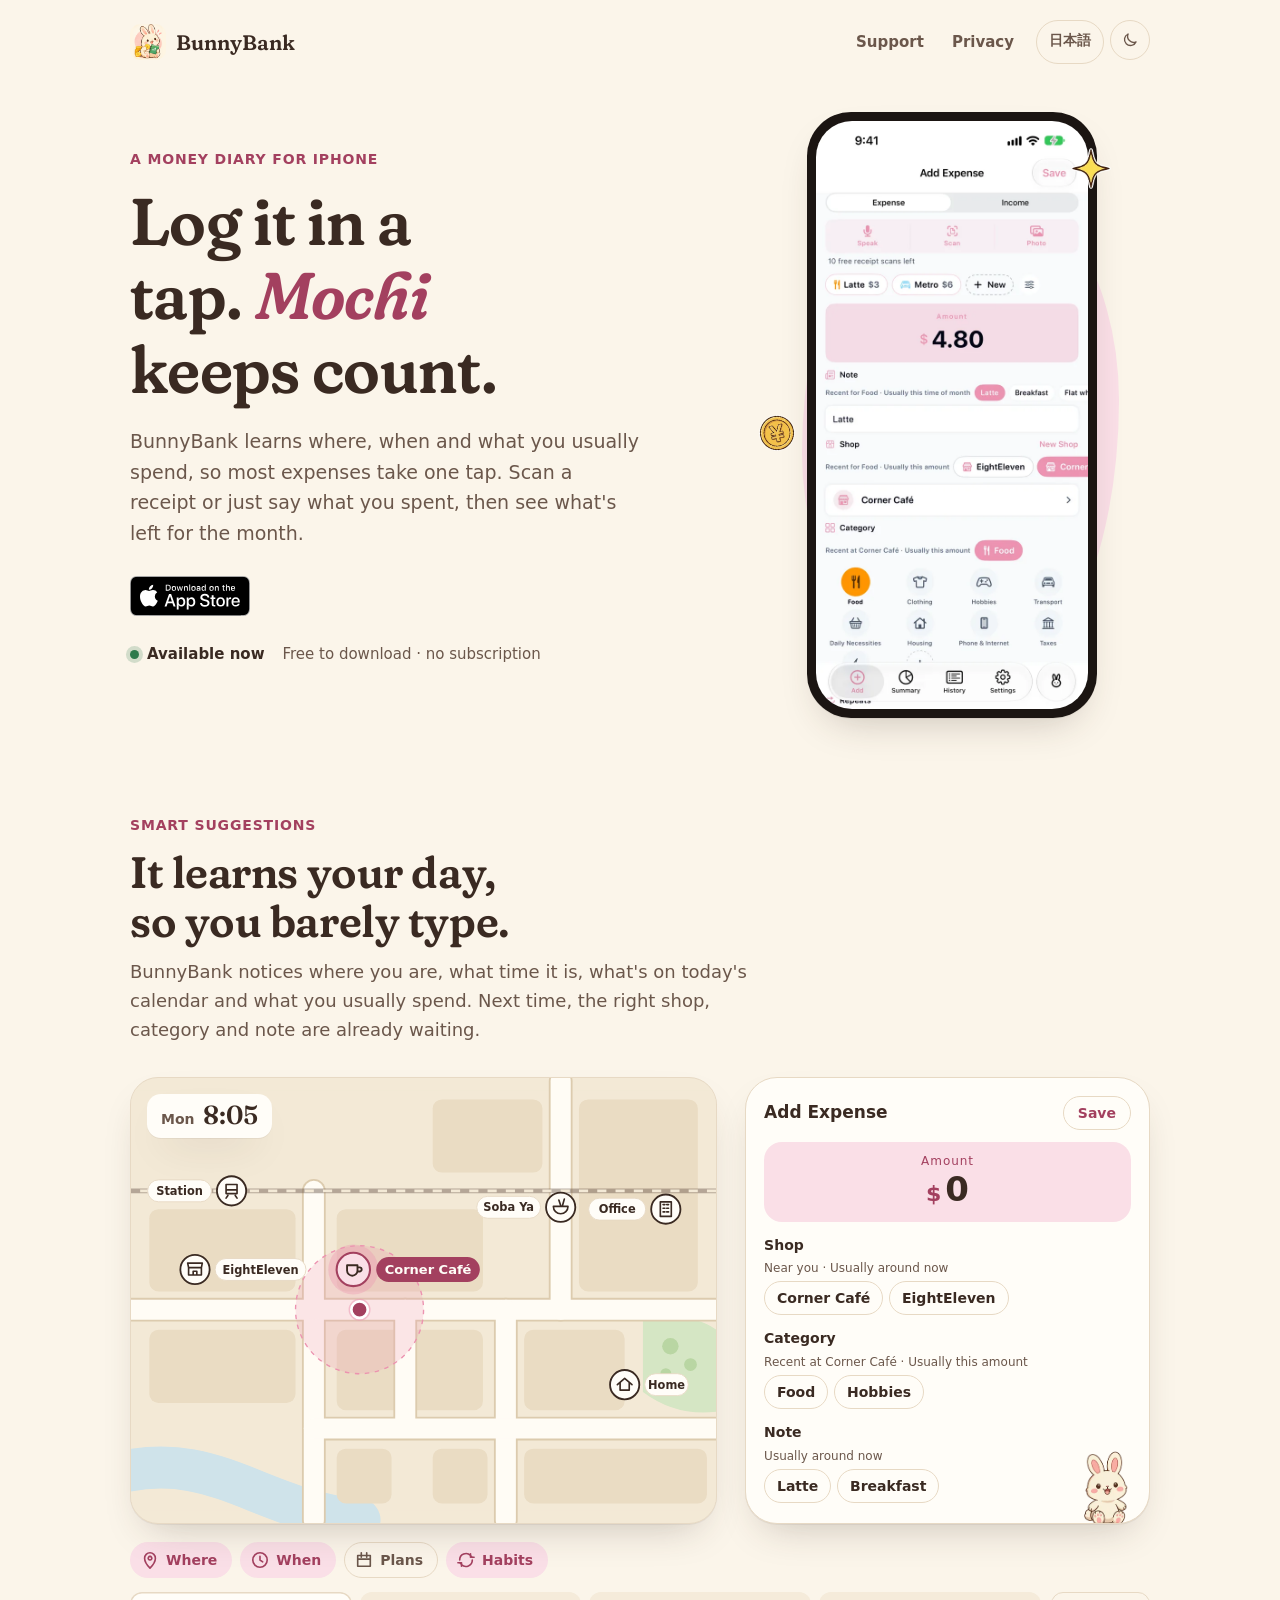
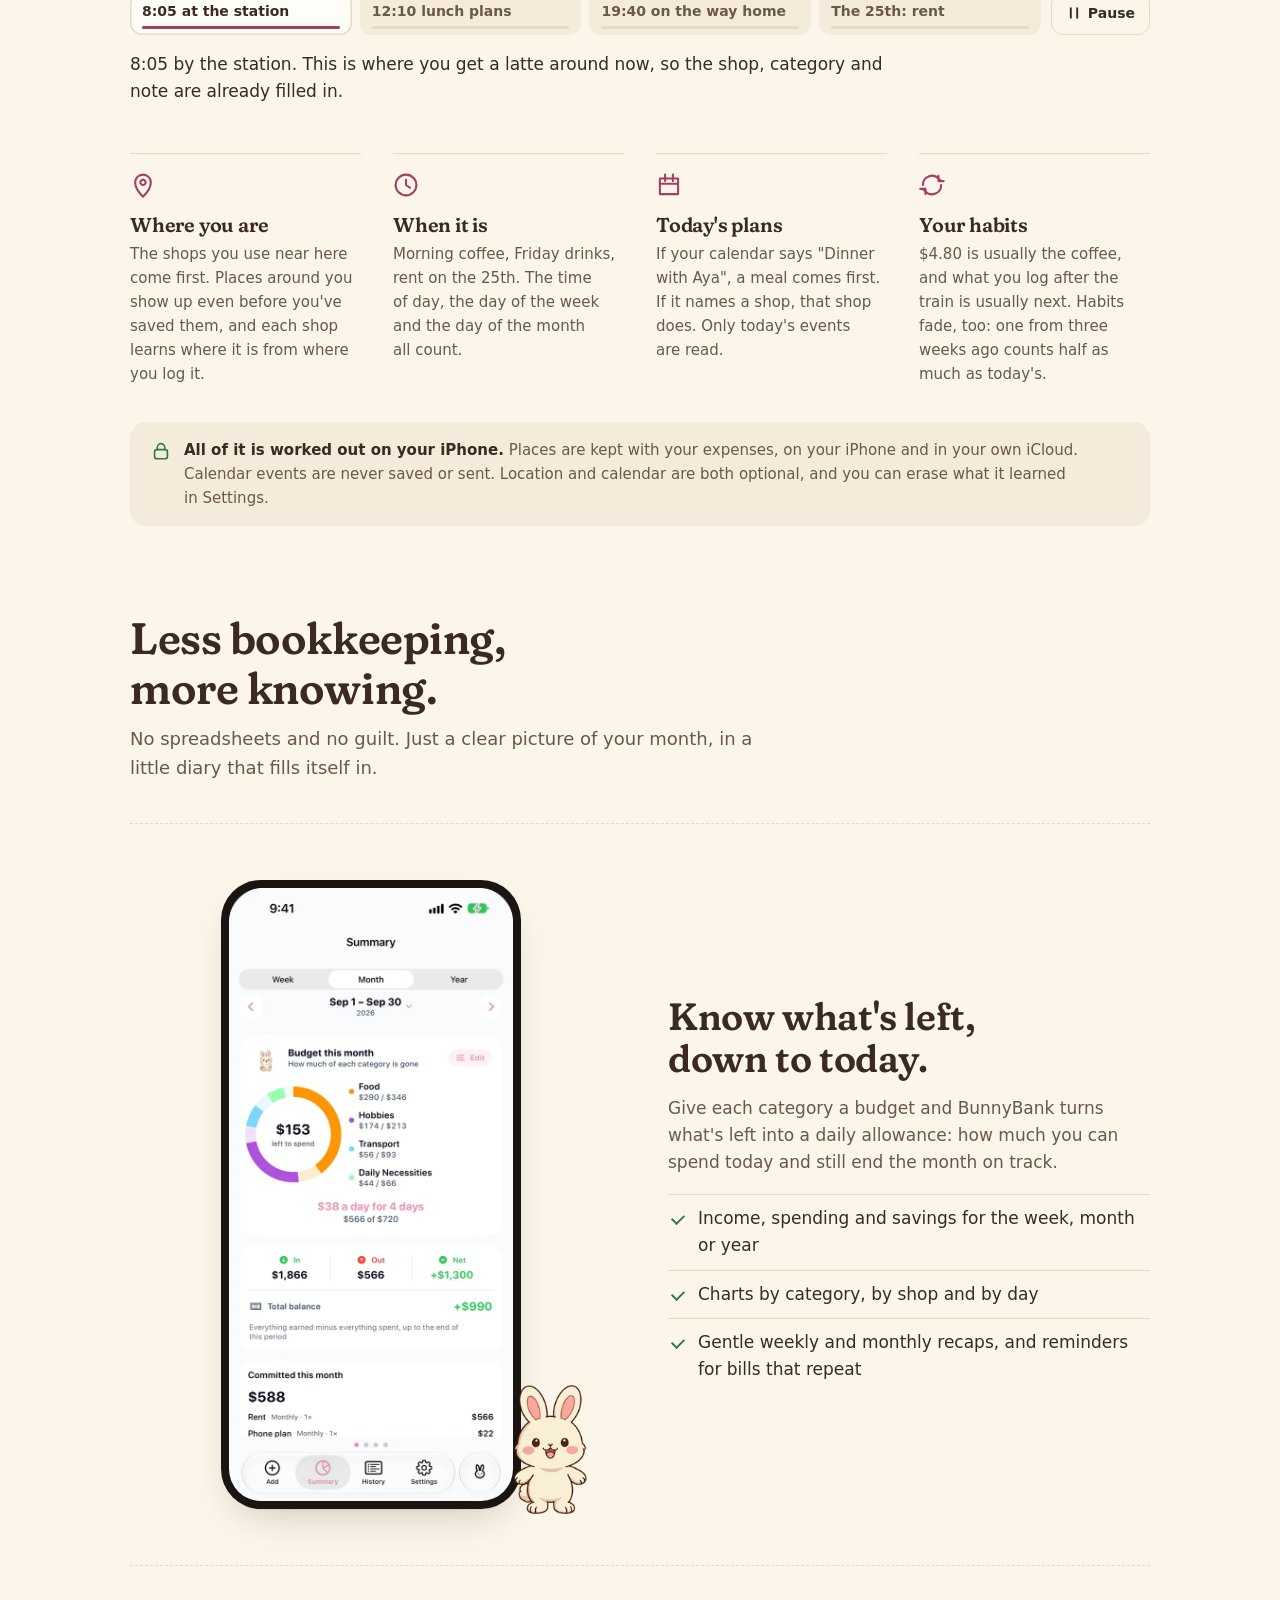
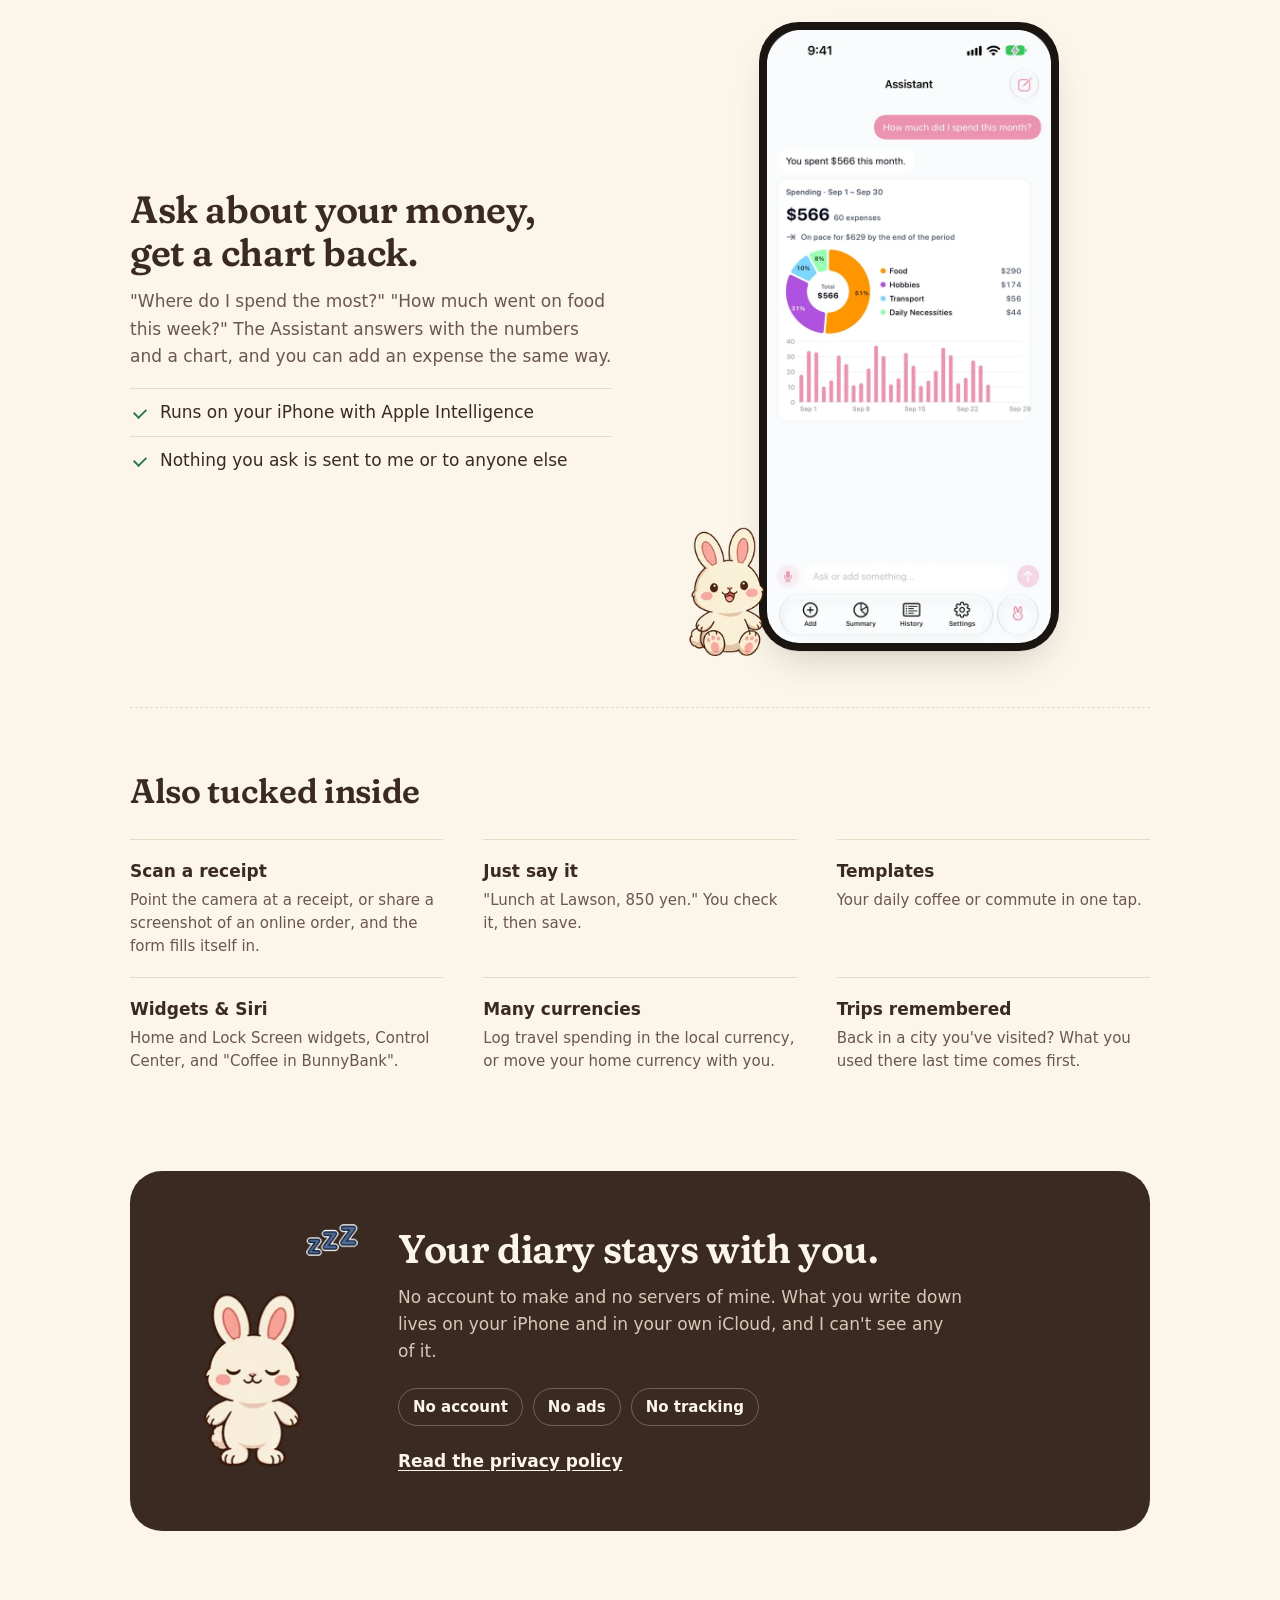
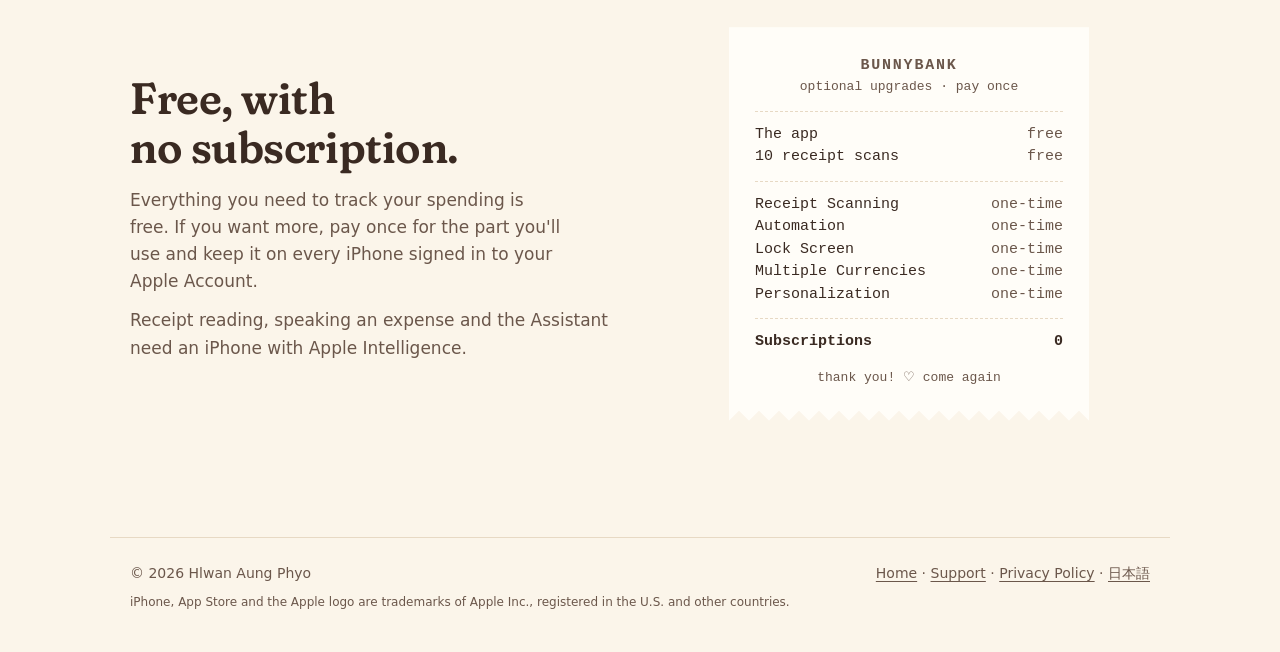
<file: index.html>
<!doctype html>
<html lang="en">
<head>
  <meta charset="utf-8">
  <meta name="viewport" content="width=device-width, initial-scale=1">
  <script>
    // Visitors in Japan, or whose browser's first language is Japanese, get /ja/,
    // unless they've picked a language with the switcher (site.js).
    document.documentElement.className = "js";
    try { if (localStorage.getItem("bb-theme") === "dark") document.documentElement.dataset.theme = "dark"; } catch (e) {}
    (function () {
      var pick; try { pick = localStorage.getItem("bb-lang"); } catch (e) {}
      if (pick === "en") return;
      var tz = ""; try { tz = Intl.DateTimeFormat().resolvedOptions().timeZone || ""; } catch (e) {}
      var first = ((navigator.languages && navigator.languages[0]) || navigator.language || "").toLowerCase();
      if (pick === "ja" || tz === "Asia/Tokyo" || first.indexOf("ja") === 0)
        location.replace("ja/" + location.pathname.split("/").pop() + location.search + location.hash);
    })();
  </script>
  <link rel="icon" href="icon.png">
  <link rel="apple-touch-icon" href="icon.png">
  <link rel="alternate" hreflang="en" href="https://hlum.github.io/bunnybank-site/">
  <link rel="alternate" hreflang="ja" href="https://hlum.github.io/bunnybank-site/ja/">
  <link rel="alternate" hreflang="x-default" href="https://hlum.github.io/bunnybank-site/">
  <link rel="preconnect" href="https://fonts.googleapis.com">
  <link rel="preconnect" href="https://fonts.gstatic.com" crossorigin>
  <link rel="stylesheet" href="https://fonts.googleapis.com/css2?family=Fraunces:ital,opsz,wght,SOFT,WONK@0,9..144,600,100,0;1,9..144,600,100,1&display=swap">
  <link rel="stylesheet" href="style.css">
  <link rel="preload" as="image" href="img/bunny-greet.webp">
  <title>BunnyBank · A money diary for iPhone</title>
  <meta name="description" content="BunnyBank is a cute, private expense tracker for iPhone that learns your day: where you are, the time and today's plans. Scan receipts, speak expenses, and see what's left, with everything kept on your iPhone and in your own iCloud.">
  <meta name="apple-itunes-app" content="app-id=6814388982">
  <meta property="og:title" content="BunnyBank">
  <meta property="og:description" content="A cute, private money diary for iPhone. It learns your day, so you barely type.">
  <meta property="og:image" content="https://hlum.github.io/bunnybank-site/icon.png">
  <meta name="theme-color" content="#FBF5EA">
</head>
<body>
  <a class="skip" href="#main">Skip to content</a>
  <header class="bar">
    <div class="wrap">
      <a class="brand" href="./"><img src="icon.png" alt=""><span>BunnyBank</span></a>
      <nav><a href="support.html">Support</a><a href="privacy.html">Privacy</a><a class="lang" href="ja/" hreflang="ja" lang="ja" data-lang="ja">日本語</a><button class="theme" type="button" aria-pressed="false" aria-label="Dark mode"><svg class="i-moon" viewBox="0 0 24 24" aria-hidden="true"><path d="M20 14.5A8 8 0 0 1 9.5 4a8 8 0 1 0 10.5 10.5z"/></svg><svg class="i-sun" viewBox="0 0 24 24" aria-hidden="true"><circle cx="12" cy="12" r="4"/><path d="M12 2v2M12 20v2M4.9 4.9l1.4 1.4M17.7 17.7l1.4 1.4M2 12h2M20 12h2M4.9 19.1l1.4-1.4M17.7 6.3l1.4-1.4"/></svg></button></nav>
    </div>
  </header>

  <main id="main" class="wrap">
    <section class="hero">
      <div>
        <p class="eyebrow">A money diary for iPhone</p>
        <h1>Log it in a tap. <em>Mochi</em> keeps count.</h1>
        <p class="lede">BunnyBank learns where, when and what you usually spend, so most expenses take one tap. Scan a receipt or just say what you spent, then see what's left for the month.</p>
        <p class="cta"><a class="store-badge" href="https://apps.apple.com/jp/app/expense-tracker-bunny-bank/id6814388982?l=en-US" rel="noopener"><img src="img/app-store-badge-en.svg" width="120" height="40" alt="Download on the App Store"></a></p>
        <p class="status"><strong>Available now</strong><span>Free to download · no subscription</span></p>
      </div>
      <div class="stage">
        <div class="phone"><img src="img/screen-add.webp" width="600" height="1296" alt="The Add Expense screen: a latte for $4.80 with Corner Café and Food already suggested."></div>
        <div class="mochi" data-motion="greet" data-then="idle" aria-label="Mochi the bunny waving hello"></div>
        <img class="prop prop-sparkle" src="img/prop-sparkle.webp" alt="">
        <img class="prop prop-coin" src="img/prop-coin.webp" alt="">
      </div>
    </section>

    <section class="learn" id="learn" aria-labelledby="learn-title">
      <div class="section-head reveal">
        <p class="eyebrow">Smart suggestions</p>
        <h2 id="learn-title">It learns your day, so you barely type.</h2>
        <p>BunnyBank notices where you are, what time it is, what's on today's calendar and what you usually spend. Next time, the right shop, category and note are already waiting.</p>
      </div>

      <div class="demo reveal" data-demo>
        <p>At 8:05 by the station, the café you always use comes first. At lunch, the restaurant on today's calendar does. On the way home, a shop you've never saved shows up because it's nearby. On the 25th, rent is waiting.</p>
      </div>

      <ul class="signals-list">
        <li class="reveal">
          <svg viewBox="-10 -10 20 20" aria-hidden="true"><path d="M0-8a6 6 0 0 1 6 6c0 5-6 11-6 11s-6-6-6-11a6 6 0 0 1 6-6zM0-4a2 2 0 1 0 0.01 0"/></svg>
          <h3>Where you are</h3>
          <p>The shops you use near here come first. Places around you show up even before you've saved them, and each shop learns where it is from where you log it.</p>
        </li>
        <li class="reveal d1">
          <svg viewBox="-10 -10 20 20" aria-hidden="true"><path d="M0-8a8 8 0 1 1 0 16 8 8 0 0 1 0-16zM0-4v4l3 2"/></svg>
          <h3>When it is</h3>
          <p>Morning coffee, Friday drinks, rent on the 25th. The time of day, the day of the week and the day of the month all count.</p>
        </li>
        <li class="reveal d2">
          <svg viewBox="-10 -10 20 20" aria-hidden="true"><path d="M-7-5h14v12h-14zM-7-1h14M-3-8v5M3-8v5"/></svg>
          <h3>Today's plans</h3>
          <p>If your calendar says "Dinner with Aya", a meal comes first. If it names a shop, that shop does. Only today's events are read.</p>
        </li>
        <li class="reveal d3">
          <svg viewBox="-10 -10 20 20" aria-hidden="true"><path d="M-7 0a7 7 0 0 1 12-5l2 2M7 0a7 7 0 0 1-12 5l-2-2M5-7v4h4M-5 7v-4h-4"/></svg>
          <h3>Your habits</h3>
          <p>$4.80 is usually the coffee, and what you log after the train is usually next. Habits fade, too: one from three weeks ago counts half as much as today's.</p>
        </li>
      </ul>

      <p class="learn-private reveal">
        <svg viewBox="0 0 24 24" aria-hidden="true"><rect x="5" y="10.5" width="14" height="10" rx="2.5"/><path d="M8 10.5V8a4 4 0 0 1 8 0v2.5"/></svg>
        <span><b>All of it is worked out on your iPhone.</b> Places are kept with your expenses, on your iPhone and in your own iCloud. Calendar events are never saved or sent. Location and calendar are both optional, and you can erase what it learned in Settings.</span>
      </p>
    </section>

    <div class="section-head reveal">
      <h2>Less bookkeeping, more knowing.</h2>
      <p>No spreadsheets and no guilt. Just a clear picture of your month, in a little diary that fills itself in.</p>
    </div>

    <section class="feature">
      <div class="feature-art reveal">
        <div class="phone"><img src="img/screen-summary.webp" width="600" height="1296" loading="lazy" alt="The Summary screen: $153 left to spend this month, $38 a day for the next 4 days."></div>
        <div class="mochi" data-motion="present" data-rest="3" aria-label="Mochi pointing at the budget"></div>
      </div>
      <div class="reveal d1">
        <h3>Know what's left, down to today.</h3>
        <p>Give each category a budget and BunnyBank turns what's left into a daily allowance: how much you can spend today and still end the month on track.</p>
        <ul class="ticks">
          <li>Income, spending and savings for the week, month or year</li>
          <li>Charts by category, by shop and by day</li>
          <li>Gentle weekly and monthly recaps, and reminders for bills that repeat</li>
        </ul>
      </div>
    </section>

    <section class="feature">
      <div class="feature-art reveal">
        <div class="phone"><img src="img/screen-ask.webp" width="600" height="1296" loading="lazy" alt="The Assistant answering “How much did I spend this month?” with $566 and a chart by category."></div>
        <div class="mochi" data-motion="think" aria-label="Mochi thinking"></div>
      </div>
      <div class="reveal d1">
        <h3>Ask about your money, get a chart back.</h3>
        <p>"Where do I spend the most?" "How much went on food this week?" The Assistant answers with the numbers and a chart, and you can add an expense the same way.</p>
        <ul class="ticks">
          <li>Runs on your iPhone with Apple Intelligence</li>
          <li>Nothing you ask is sent to me or to anyone else</li>
        </ul>
      </div>
    </section>

    <section class="more">
      <h2 class="reveal">Also tucked inside</h2>
      <dl>
        <div class="reveal"><dt>Scan a receipt</dt><dd>Point the camera at a receipt, or share a screenshot of an online order, and the form fills itself in.</dd></div>
        <div class="reveal d1"><dt>Just say it</dt><dd>"Lunch at Lawson, 850 yen." You check it, then save.</dd></div>
        <div class="reveal d2"><dt>Templates</dt><dd>Your daily coffee or commute in one tap.</dd></div>
        <div class="reveal"><dt>Widgets &amp; Siri</dt><dd>Home and Lock Screen widgets, Control Center, and "Coffee in BunnyBank".</dd></div>
        <div class="reveal d1"><dt>Many currencies</dt><dd>Log travel spending in the local currency, or move your home currency with you.</dd></div>
        <div class="reveal d2"><dt>Trips remembered</dt><dd>Back in a city you've visited? What you used there last time comes first.</dd></div>
      </dl>
    </section>

    <section class="band reveal" aria-labelledby="privacy-title">
      <div class="mochi-wrap">
        <div class="mochi" data-motion="sleep" aria-label="Mochi asleep"></div>
        <img class="prop prop-zzz" src="img/prop-zzz.webp" alt="" loading="lazy">
      </div>
      <div>
        <h2 id="privacy-title">Your diary stays with you.</h2>
        <p>No account to make and no servers of mine. What you write down lives on your iPhone and in your own iCloud, and I can't see any of it.</p>
        <ul><li>No account</li><li>No ads</li><li>No tracking</li></ul>
        <a href="privacy.html">Read the privacy policy</a>
      </div>
    </section>

    <section class="pricing">
      <div class="reveal">
        <h2>Free, with no subscription.</h2>
        <p>Everything you need to track your spending is free. If you want more, pay once for the part you'll use and keep it on every iPhone signed in to your Apple Account.</p>
        <p>Receipt reading, speaking an expense and the Assistant need an iPhone with Apple Intelligence.</p>
      </div>
      <div class="receipt reveal d1" aria-label="Optional one-time upgrades">
        <p class="r-title">BUNNYBANK</p>
        <p class="r-sub">optional upgrades · pay once</p>
        <hr>
        <div class="row"><span>The app</span><span>free</span></div>
        <div class="row"><span>10 receipt scans</span><span>free</span></div>
        <hr>
        <div class="row"><span>Receipt Scanning</span><span>one-time</span></div>
        <div class="row"><span>Automation</span><span>one-time</span></div>
        <div class="row"><span>Lock Screen</span><span>one-time</span></div>
        <div class="row"><span>Multiple Currencies</span><span>one-time</span></div>
        <div class="row"><span>Personalization</span><span>one-time</span></div>
        <hr>
        <div class="row total"><span>Subscriptions</span><span>0</span></div>
        <p class="thanks">thank you! ♡ come again</p>
      </div>
    </section>
  </main>

  <footer>
    <div class="wrap">
      <span>© 2026 Hlwan Aung Phyo</span>
      <span><a href="./">Home</a> · <a href="support.html">Support</a> · <a href="privacy.html">Privacy Policy</a> · <a href="ja/" hreflang="ja" lang="ja" data-lang="ja">日本語</a></span>
      <p class="credit">iPhone, App Store and the Apple logo are trademarks of Apple Inc., registered in the U.S. and other countries.</p>
    </div>
  </footer>
  <script src="site.js" defer></script>
  <script src="demo.js" defer></script>
  <script src="bunny.js" defer></script>
</body>
</html>
</file>
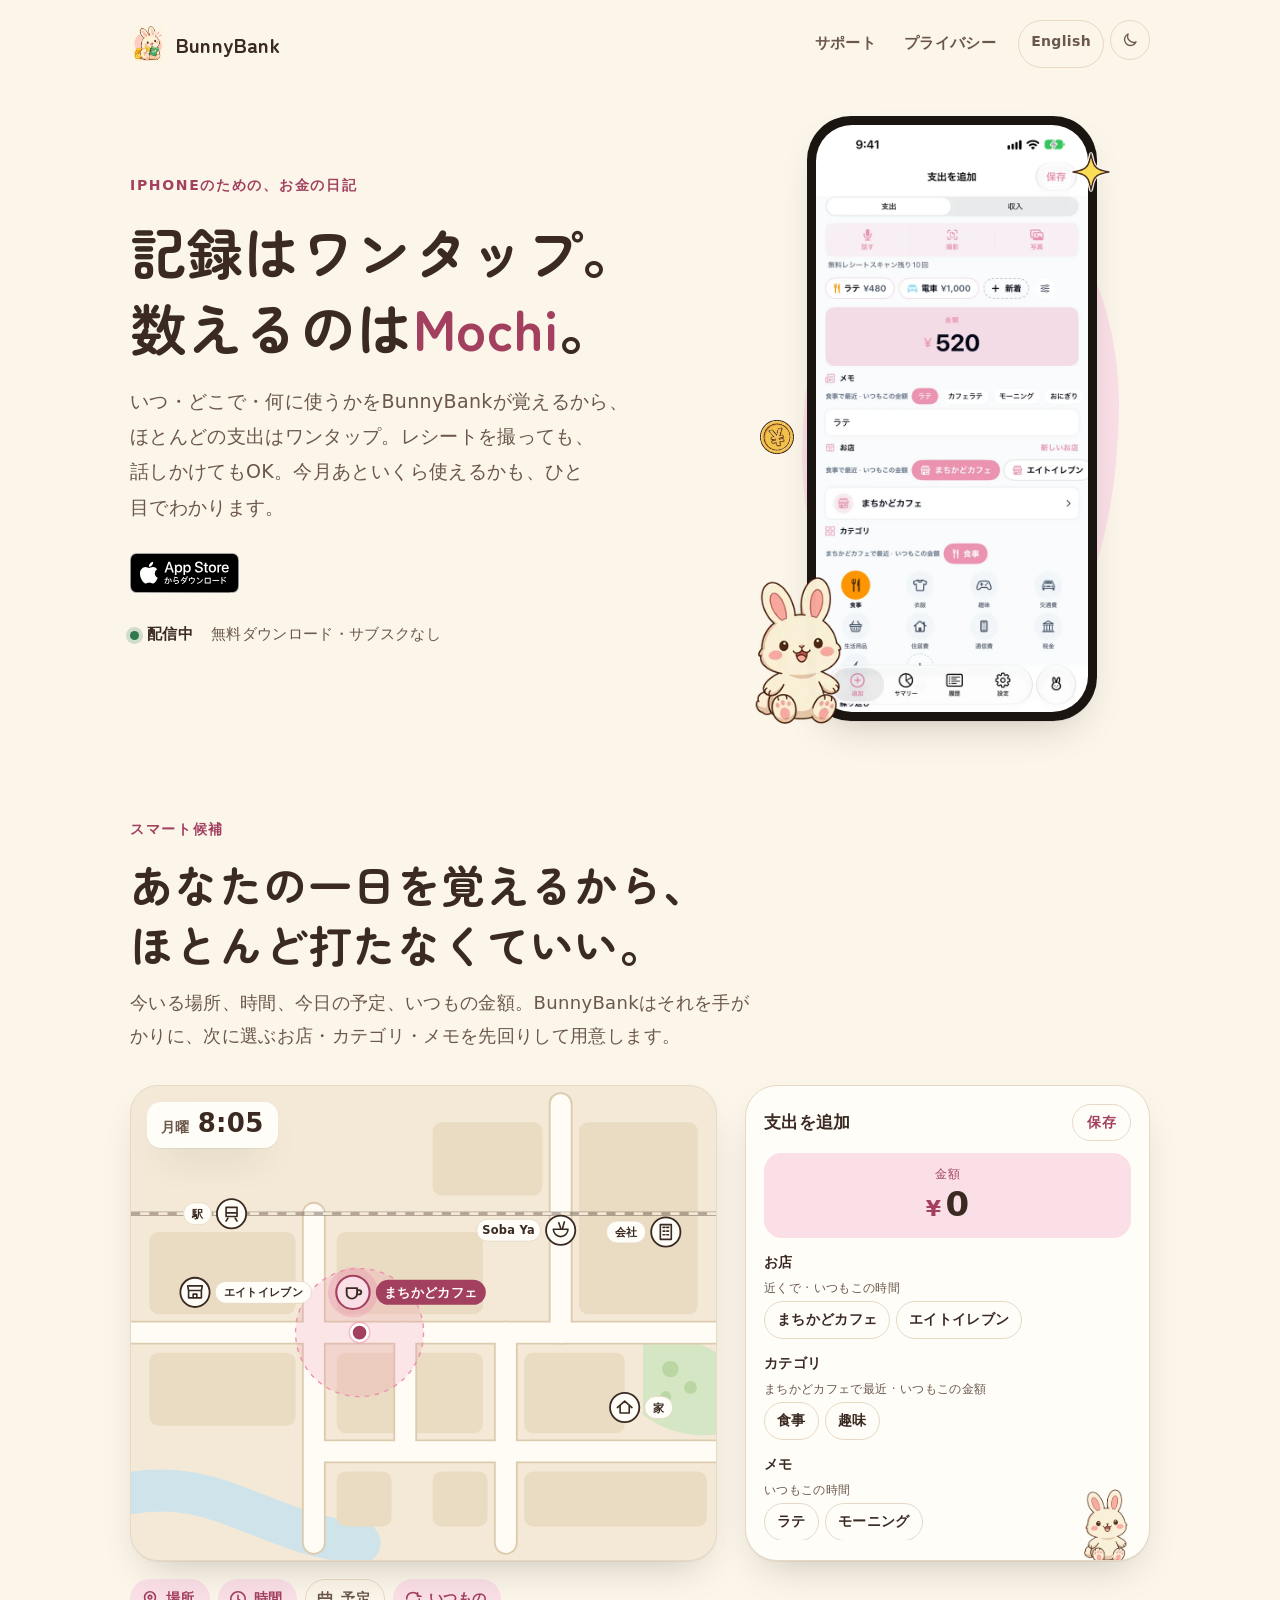
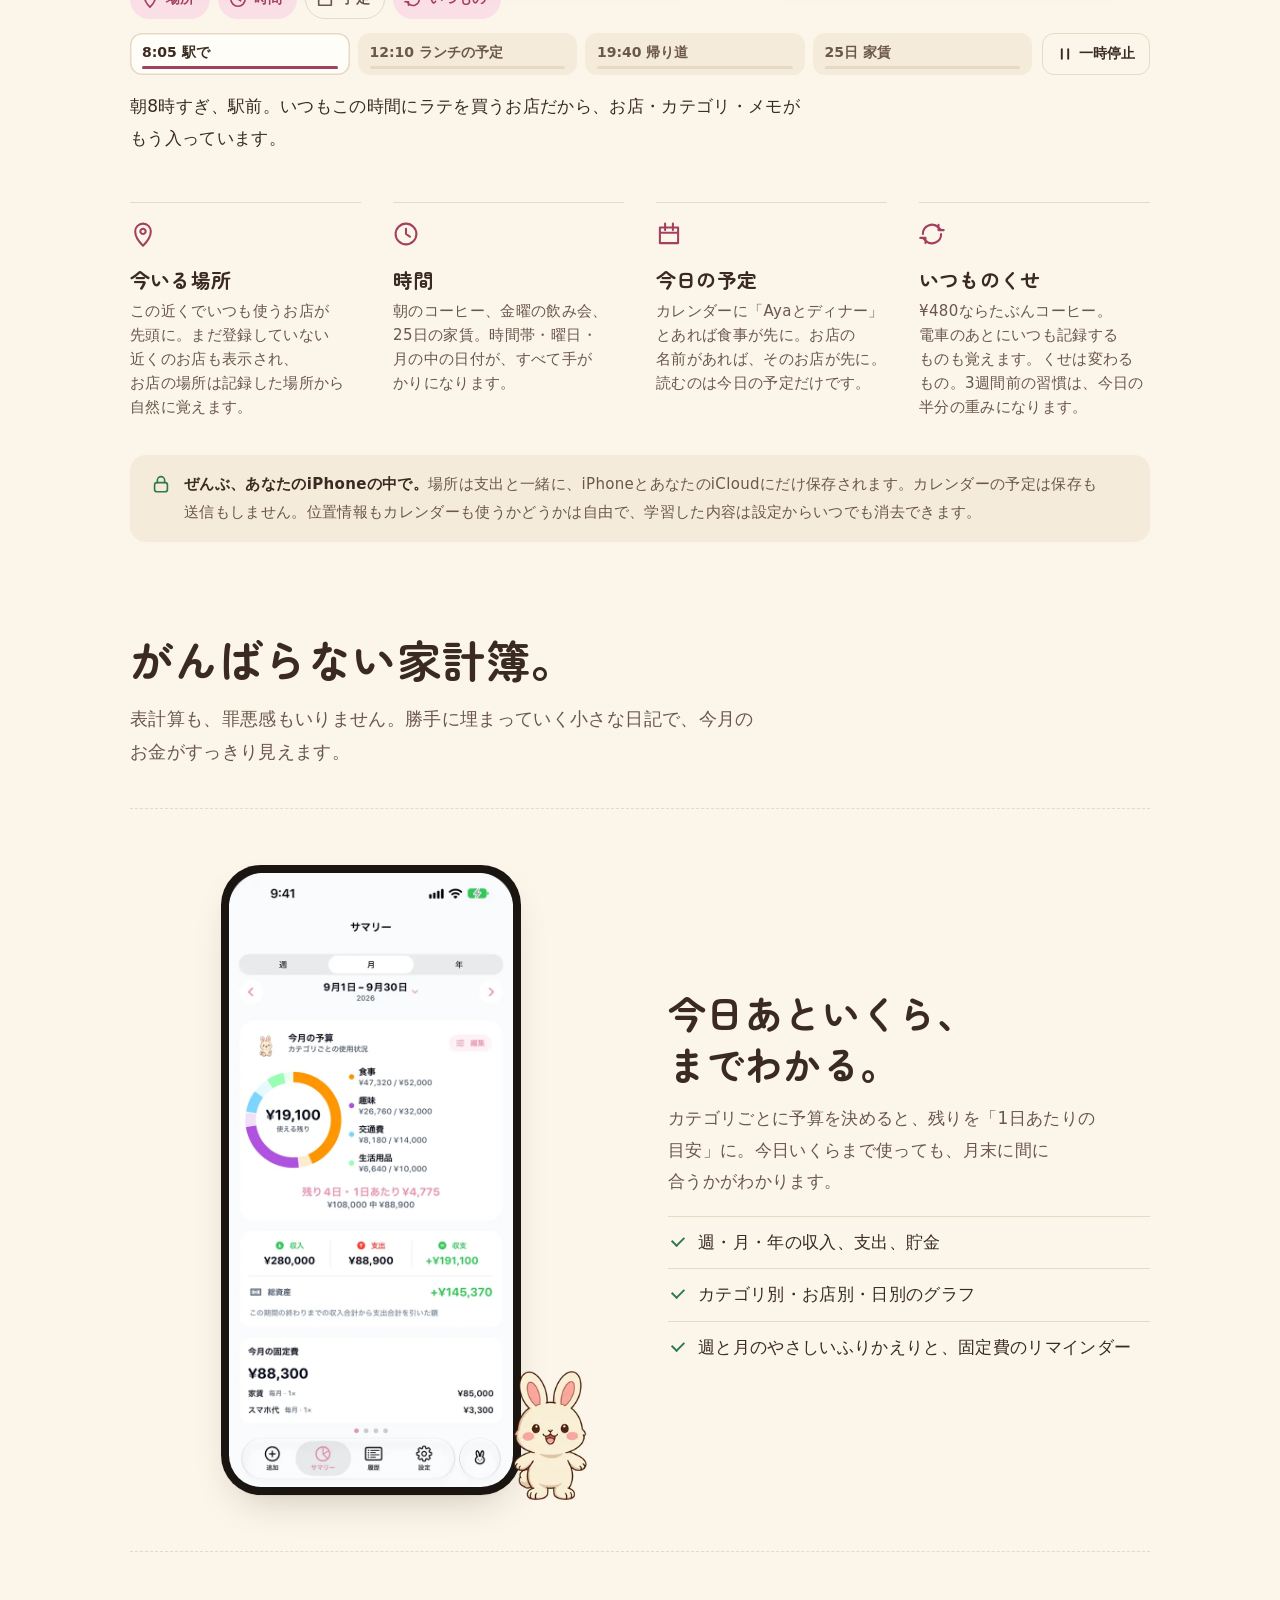
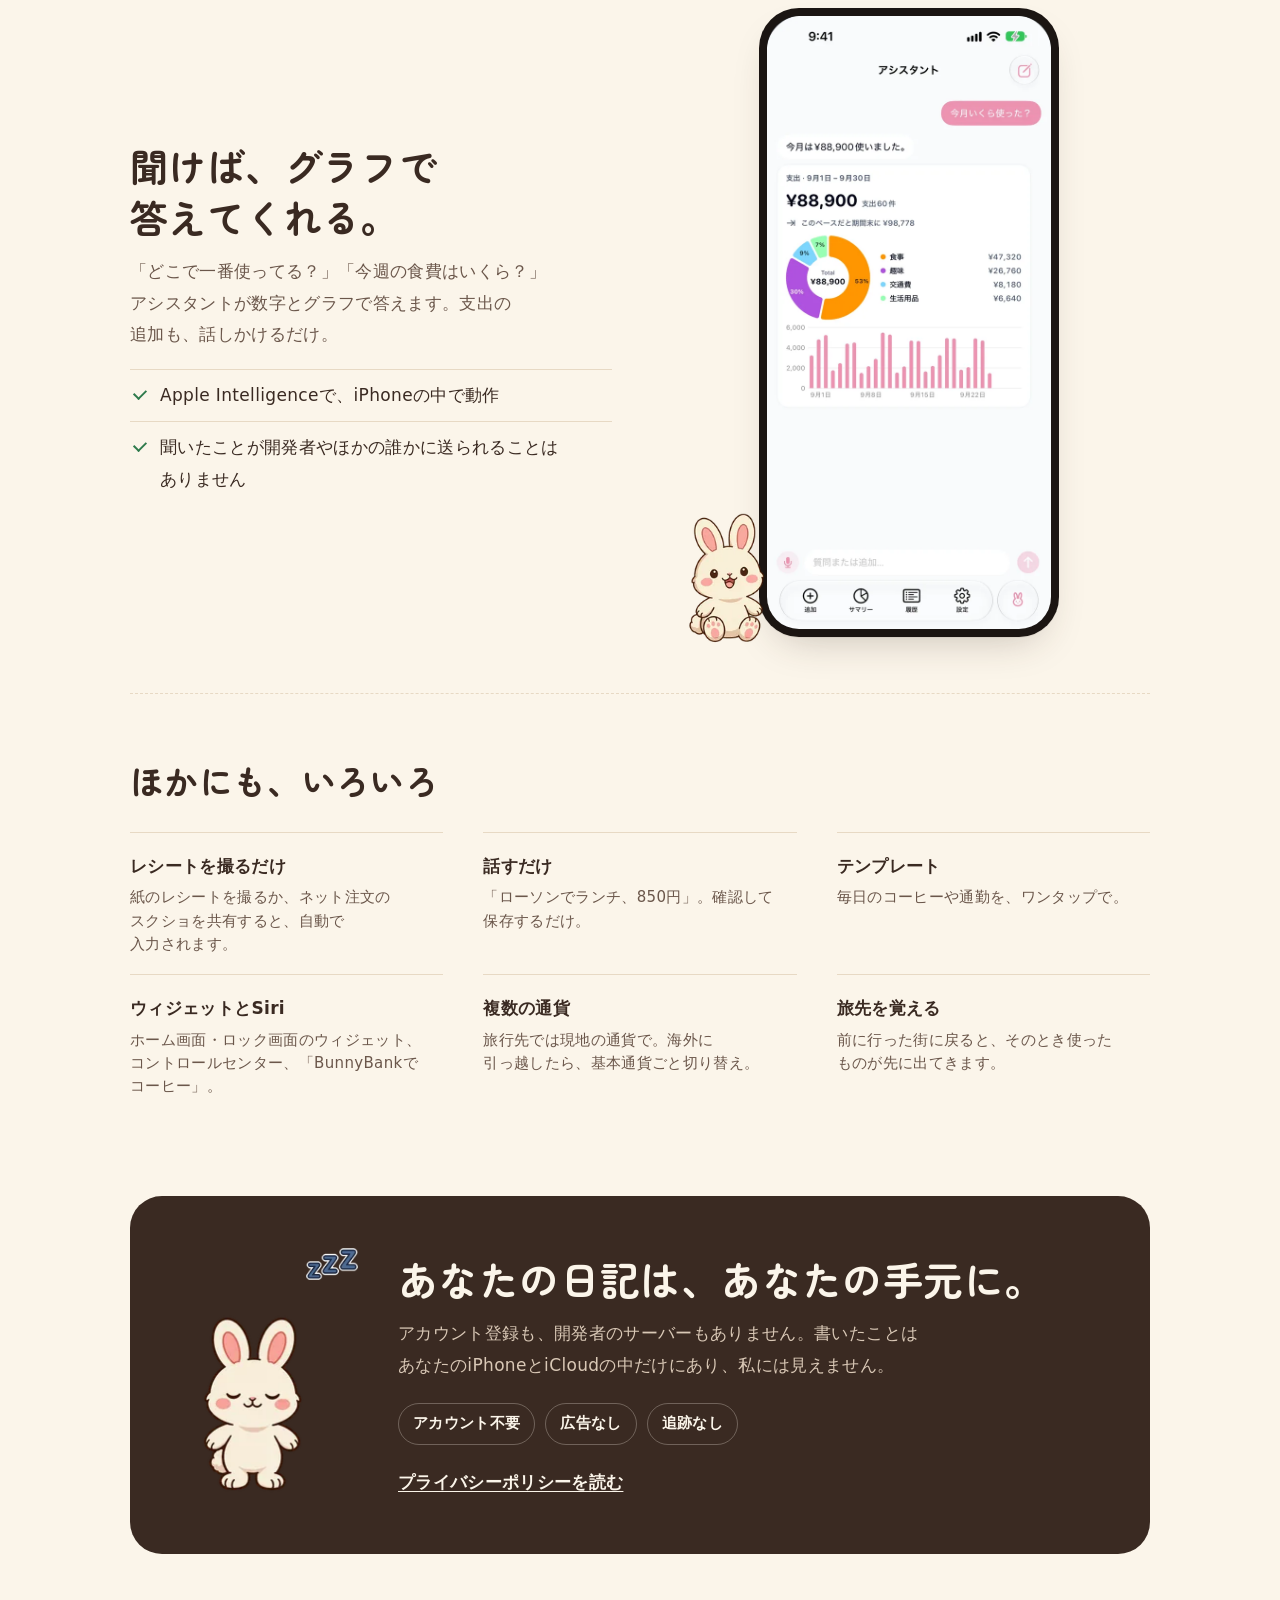
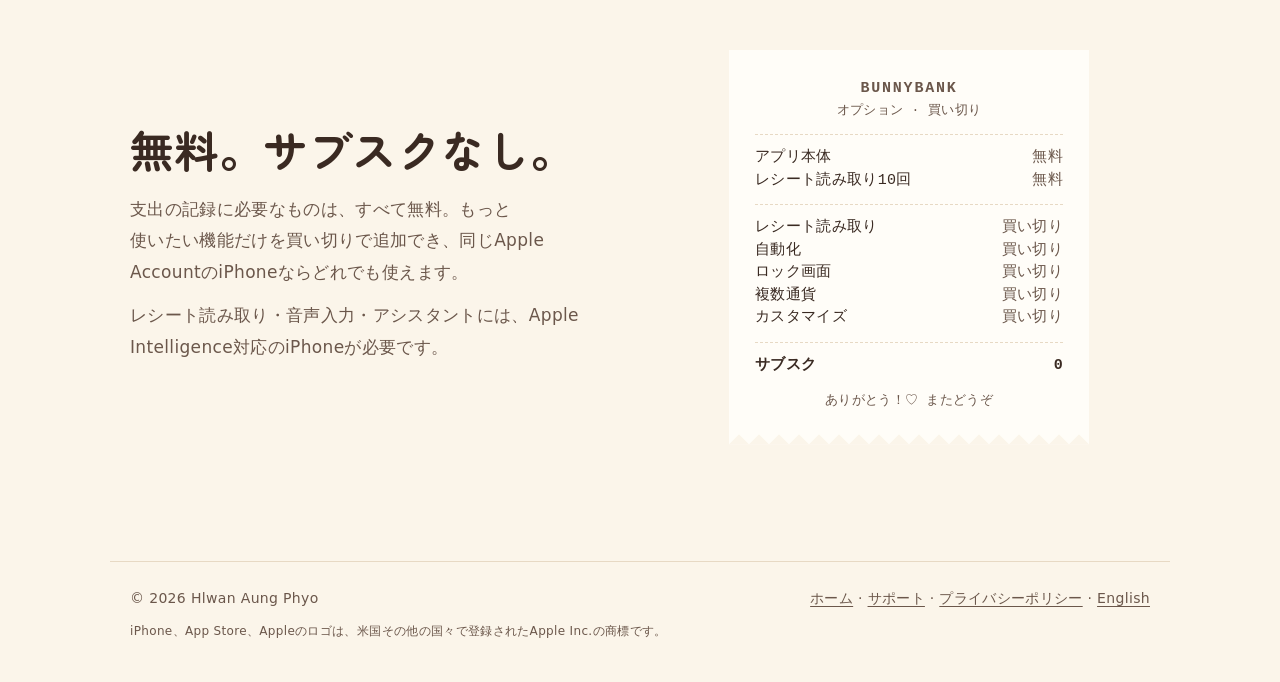
<file: ja/index.html>
<!doctype html>
<html lang="ja">
<head>
  <meta charset="utf-8">
  <meta name="viewport" content="width=device-width, initial-scale=1">
  <script>document.documentElement.className = "js"; try { if (localStorage.getItem("bb-theme") === "dark") document.documentElement.dataset.theme = "dark"; } catch (e) {}</script>
  <link rel="icon" href="../icon.png">
  <link rel="apple-touch-icon" href="../icon.png">
  <link rel="alternate" hreflang="en" href="https://hlum.github.io/bunnybank-site/">
  <link rel="alternate" hreflang="ja" href="https://hlum.github.io/bunnybank-site/ja/">
  <link rel="alternate" hreflang="x-default" href="https://hlum.github.io/bunnybank-site/">
  <link rel="preconnect" href="https://fonts.googleapis.com">
  <link rel="preconnect" href="https://fonts.gstatic.com" crossorigin>
  <link rel="stylesheet" href="https://fonts.googleapis.com/css2?family=Fraunces:ital,opsz,wght,SOFT,WONK@0,9..144,600,100,0;1,9..144,600,100,1&family=Zen+Maru+Gothic:wght@700&display=swap">
  <link rel="stylesheet" href="../style.css">
  <title>BunnyBank · かわいくてプライベートな家計簿アプリ</title>
  <meta name="description" content="BunnyBankは、あなたのお金の使い方を覚えてくれる、かわいくてプライベートな家計簿アプリです。場所・時間・今日の予定から、いつものお店やカテゴリを先回りして入力。データはあなたのiPhoneとiCloudの中だけに。">
  <meta name="apple-itunes-app" content="app-id=6814388982">
  <meta property="og:title" content="BunnyBank">
  <meta property="og:description" content="あなたの一日を覚える、かわいくてプライベートな家計簿。記録はワンタップ。">
  <meta property="og:image" content="https://hlum.github.io/bunnybank-site/icon.png">
  <meta name="theme-color" content="#FBF5EA">
</head>
<body>
  <a class="skip" href="#main">本文へ移動</a>
  <header class="bar">
    <div class="wrap">
      <a class="brand" href="./"><img src="../icon.png" alt=""><span>BunnyBank</span></a>
      <nav><a href="support.html">サポート</a><a href="privacy.html">プライバシー</a><a class="lang" href="../" hreflang="en" lang="en" data-lang="en">English</a><button class="theme" type="button" aria-pressed="false" aria-label="ダークモード"><svg class="i-moon" viewBox="0 0 24 24" aria-hidden="true"><path d="M20 14.5A8 8 0 0 1 9.5 4a8 8 0 1 0 10.5 10.5z"/></svg><svg class="i-sun" viewBox="0 0 24 24" aria-hidden="true"><circle cx="12" cy="12" r="4"/><path d="M12 2v2M12 20v2M4.9 4.9l1.4 1.4M17.7 17.7l1.4 1.4M2 12h2M20 12h2M4.9 19.1l1.4-1.4M17.7 6.3l1.4-1.4"/></svg></button></nav>
    </div>
  </header>

  <main id="main" class="wrap">
    <section class="hero">
      <div>
        <p class="eyebrow">iPhoneのための、お金の日記</p>
        <h1>記録はワンタップ。<br>数えるのは<em>Mochi</em>。</h1>
        <p class="lede">いつ・どこで・何に使うかをBunnyBankが覚えるから、ほとんどの支出はワンタップ。レシートを撮っても、話しかけてもOK。今月あといくら使えるかも、ひと目でわかります。</p>
        <p class="cta"><a class="store-badge" href="https://apps.apple.com/jp/app/expense-tracker-bunny-bank/id6814388982?l=ja" rel="noopener"><img src="../img/app-store-badge-ja.svg" width="109" height="40" alt="App Storeからダウンロード"></a></p>
        <p class="status"><strong>配信中</strong><span>無料ダウンロード・サブスクなし</span></p>
      </div>
      <div class="stage">
        <div class="phone"><img src="../img/screen-add-ja.webp" width="600" height="1296" alt="支出を追加画面：ラテ¥520。まちかどカフェと食事がすでに候補に出ている。"></div>
        <div class="mochi" data-motion="greet" data-then="idle" aria-label="手をふるうさぎのMochi"></div>
        <img class="prop prop-sparkle" src="../img/prop-sparkle.webp" alt="">
        <img class="prop prop-coin" src="../img/prop-coin.webp" alt="">
      </div>
    </section>

    <section class="learn" id="learn" aria-labelledby="learn-title">
      <div class="section-head reveal">
        <p class="eyebrow">スマート候補</p>
        <h2 id="learn-title">あなたの一日を覚えるから、ほとんど打たなくていい。</h2>
        <p>今いる場所、時間、今日の予定、いつもの金額。BunnyBankはそれを手がかりに、次に選ぶお店・カテゴリ・メモを先回りして用意します。</p>
      </div>

      <div class="demo reveal" data-demo>
        <p>朝8時すぎの駅前では、いつものカフェが先頭に。お昼はカレンダーにあるお店が先に。帰り道は、まだ登録していない近くのお店も候補に。そして25日には家賃が待っています。</p>
      </div>

      <ul class="signals-list">
        <li class="reveal">
          <svg viewBox="-10 -10 20 20" aria-hidden="true"><path d="M0-8a6 6 0 0 1 6 6c0 5-6 11-6 11s-6-6-6-11a6 6 0 0 1 6-6zM0-4a2 2 0 1 0 0.01 0"/></svg>
          <h3>今いる場所</h3>
          <p>この近くでいつも使うお店が先頭に。まだ登録していない近くのお店も表示され、お店の場所は記録した場所から自然に覚えます。</p>
        </li>
        <li class="reveal d1">
          <svg viewBox="-10 -10 20 20" aria-hidden="true"><path d="M0-8a8 8 0 1 1 0 16 8 8 0 0 1 0-16zM0-4v4l3 2"/></svg>
          <h3>時間</h3>
          <p>朝のコーヒー、金曜の飲み会、25日の家賃。時間帯・曜日・月の中の日付が、すべて手がかりになります。</p>
        </li>
        <li class="reveal d2">
          <svg viewBox="-10 -10 20 20" aria-hidden="true"><path d="M-7-5h14v12h-14zM-7-1h14M-3-8v5M3-8v5"/></svg>
          <h3>今日の予定</h3>
          <p>カレンダーに「Ayaとディナー」とあれば食事が先に。お店の名前があれば、そのお店が先に。読むのは今日の予定だけです。</p>
        </li>
        <li class="reveal d3">
          <svg viewBox="-10 -10 20 20" aria-hidden="true"><path d="M-7 0a7 7 0 0 1 12-5l2 2M7 0a7 7 0 0 1-12 5l-2-2M5-7v4h4M-5 7v-4h-4"/></svg>
          <h3>いつものくせ</h3>
          <p>¥480ならたぶんコーヒー。電車のあとにいつも記録するものも覚えます。くせは変わるもの。3週間前の習慣は、今日の半分の重みになります。</p>
        </li>
      </ul>

      <p class="learn-private reveal">
        <svg viewBox="0 0 24 24" aria-hidden="true"><rect x="5" y="10.5" width="14" height="10" rx="2.5"/><path d="M8 10.5V8a4 4 0 0 1 8 0v2.5"/></svg>
        <span><b>ぜんぶ、あなたのiPhoneの中で。</b>場所は支出と一緒に、iPhoneとあなたのiCloudにだけ保存されます。カレンダーの予定は保存も送信もしません。位置情報もカレンダーも使うかどうかは自由で、学習した内容は設定からいつでも消去できます。</span>
      </p>
    </section>

    <div class="section-head reveal">
      <h2>がんばらない家計簿。</h2>
      <p>表計算も、罪悪感もいりません。勝手に埋まっていく小さな日記で、今月のお金がすっきり見えます。</p>
    </div>

    <section class="feature">
      <div class="feature-art reveal">
        <div class="phone"><img src="../img/screen-summary-ja.webp" width="600" height="1296" loading="lazy" alt="サマリー画面：今月の残りは¥19,100、残り4日は1日あたり¥4,775。"></div>
        <div class="mochi" data-motion="present" data-rest="3" aria-label="予算を指さすMochi"></div>
      </div>
      <div class="reveal d1">
        <h3>今日あといくら、までわかる。</h3>
        <p>カテゴリごとに予算を決めると、残りを「1日あたりの目安」に。今日いくらまで使っても、月末に間に合うかがわかります。</p>
        <ul class="ticks">
          <li>週・月・年の収入、支出、貯金</li>
          <li>カテゴリ別・お店別・日別のグラフ</li>
          <li>週と月のやさしいふりかえりと、固定費のリマインダー</li>
        </ul>
      </div>
    </section>

    <section class="feature">
      <div class="feature-art reveal">
        <div class="phone"><img src="../img/screen-ask-ja.webp" width="600" height="1296" loading="lazy" alt="アシスタントが今月の支出を、カテゴリ別のグラフつきで答えている画面。"></div>
        <div class="mochi" data-motion="think" aria-label="考えごとをするMochi"></div>
      </div>
      <div class="reveal d1">
        <h3>聞けば、グラフで答えてくれる。</h3>
        <p>「どこで一番使ってる？」「今週の食費はいくら？」アシスタントが数字とグラフで答えます。支出の追加も、話しかけるだけ。</p>
        <ul class="ticks">
          <li>Apple Intelligenceで、iPhoneの中で動作</li>
          <li>聞いたことが開発者やほかの誰かに送られることはありません</li>
        </ul>
      </div>
    </section>

    <section class="more">
      <h2 class="reveal">ほかにも、いろいろ</h2>
      <dl>
        <div class="reveal"><dt>レシートを撮るだけ</dt><dd>紙のレシートを撮るか、ネット注文のスクショを共有すると、自動で入力されます。</dd></div>
        <div class="reveal d1"><dt>話すだけ</dt><dd>「ローソンでランチ、850円」。確認して保存するだけ。</dd></div>
        <div class="reveal d2"><dt>テンプレート</dt><dd>毎日のコーヒーや通勤を、ワンタップで。</dd></div>
        <div class="reveal"><dt>ウィジェットとSiri</dt><dd>ホーム画面・ロック画面のウィジェット、コントロールセンター、「BunnyBankでコーヒー」。</dd></div>
        <div class="reveal d1"><dt>複数の通貨</dt><dd>旅行先では現地の通貨で。海外に引っ越したら、基本通貨ごと切り替え。</dd></div>
        <div class="reveal d2"><dt>旅先を覚える</dt><dd>前に行った街に戻ると、そのとき使ったものが先に出てきます。</dd></div>
      </dl>
    </section>

    <section class="band reveal" aria-labelledby="privacy-title">
      <div class="mochi-wrap">
        <div class="mochi" data-motion="sleep" aria-label="眠っているMochi"></div>
        <img class="prop prop-zzz" src="../img/prop-zzz.webp" alt="" loading="lazy">
      </div>
      <div>
        <h2 id="privacy-title">あなたの日記は、あなたの手元に。</h2>
        <p>アカウント登録も、開発者のサーバーもありません。書いたことはあなたのiPhoneとiCloudの中だけにあり、私には見えません。</p>
        <ul><li>アカウント不要</li><li>広告なし</li><li>追跡なし</li></ul>
        <a href="privacy.html">プライバシーポリシーを読む</a>
      </div>
    </section>

    <section class="pricing">
      <div class="reveal">
        <h2>無料。サブスクなし。</h2>
        <p>支出の記録に必要なものは、すべて無料。もっと使いたい機能だけを買い切りで追加でき、同じApple AccountのiPhoneならどれでも使えます。</p>
        <p>レシート読み取り・音声入力・アシスタントには、Apple Intelligence対応のiPhoneが必要です。</p>
      </div>
      <div class="receipt reveal d1" aria-label="オプションの買い切りアップグレード">
        <p class="r-title">BUNNYBANK</p>
        <p class="r-sub">オプション · 買い切り</p>
        <hr>
        <div class="row"><span>アプリ本体</span><span>無料</span></div>
        <div class="row"><span>レシート読み取り10回</span><span>無料</span></div>
        <hr>
        <div class="row"><span>レシート読み取り</span><span>買い切り</span></div>
        <div class="row"><span>自動化</span><span>買い切り</span></div>
        <div class="row"><span>ロック画面</span><span>買い切り</span></div>
        <div class="row"><span>複数通貨</span><span>買い切り</span></div>
        <div class="row"><span>カスタマイズ</span><span>買い切り</span></div>
        <hr>
        <div class="row total"><span>サブスク</span><span>0</span></div>
        <p class="thanks">ありがとう！♡ またどうぞ</p>
      </div>
    </section>
  </main>

  <footer>
    <div class="wrap">
      <span>© 2026 Hlwan Aung Phyo</span>
      <span><a href="./">ホーム</a> · <a href="support.html">サポート</a> · <a href="privacy.html">プライバシーポリシー</a> · <a href="../" hreflang="en" lang="en" data-lang="en">English</a></span>
      <p class="credit">iPhone、App Store、Appleのロゴは、米国その他の国々で登録されたApple Inc.の商標です。</p>
    </div>
  </footer>
  <script src="../site.js" defer></script>
  <script src="../demo.js" defer></script>
  <script src="../bunny.js" defer></script>
</body>
</html>
</file>
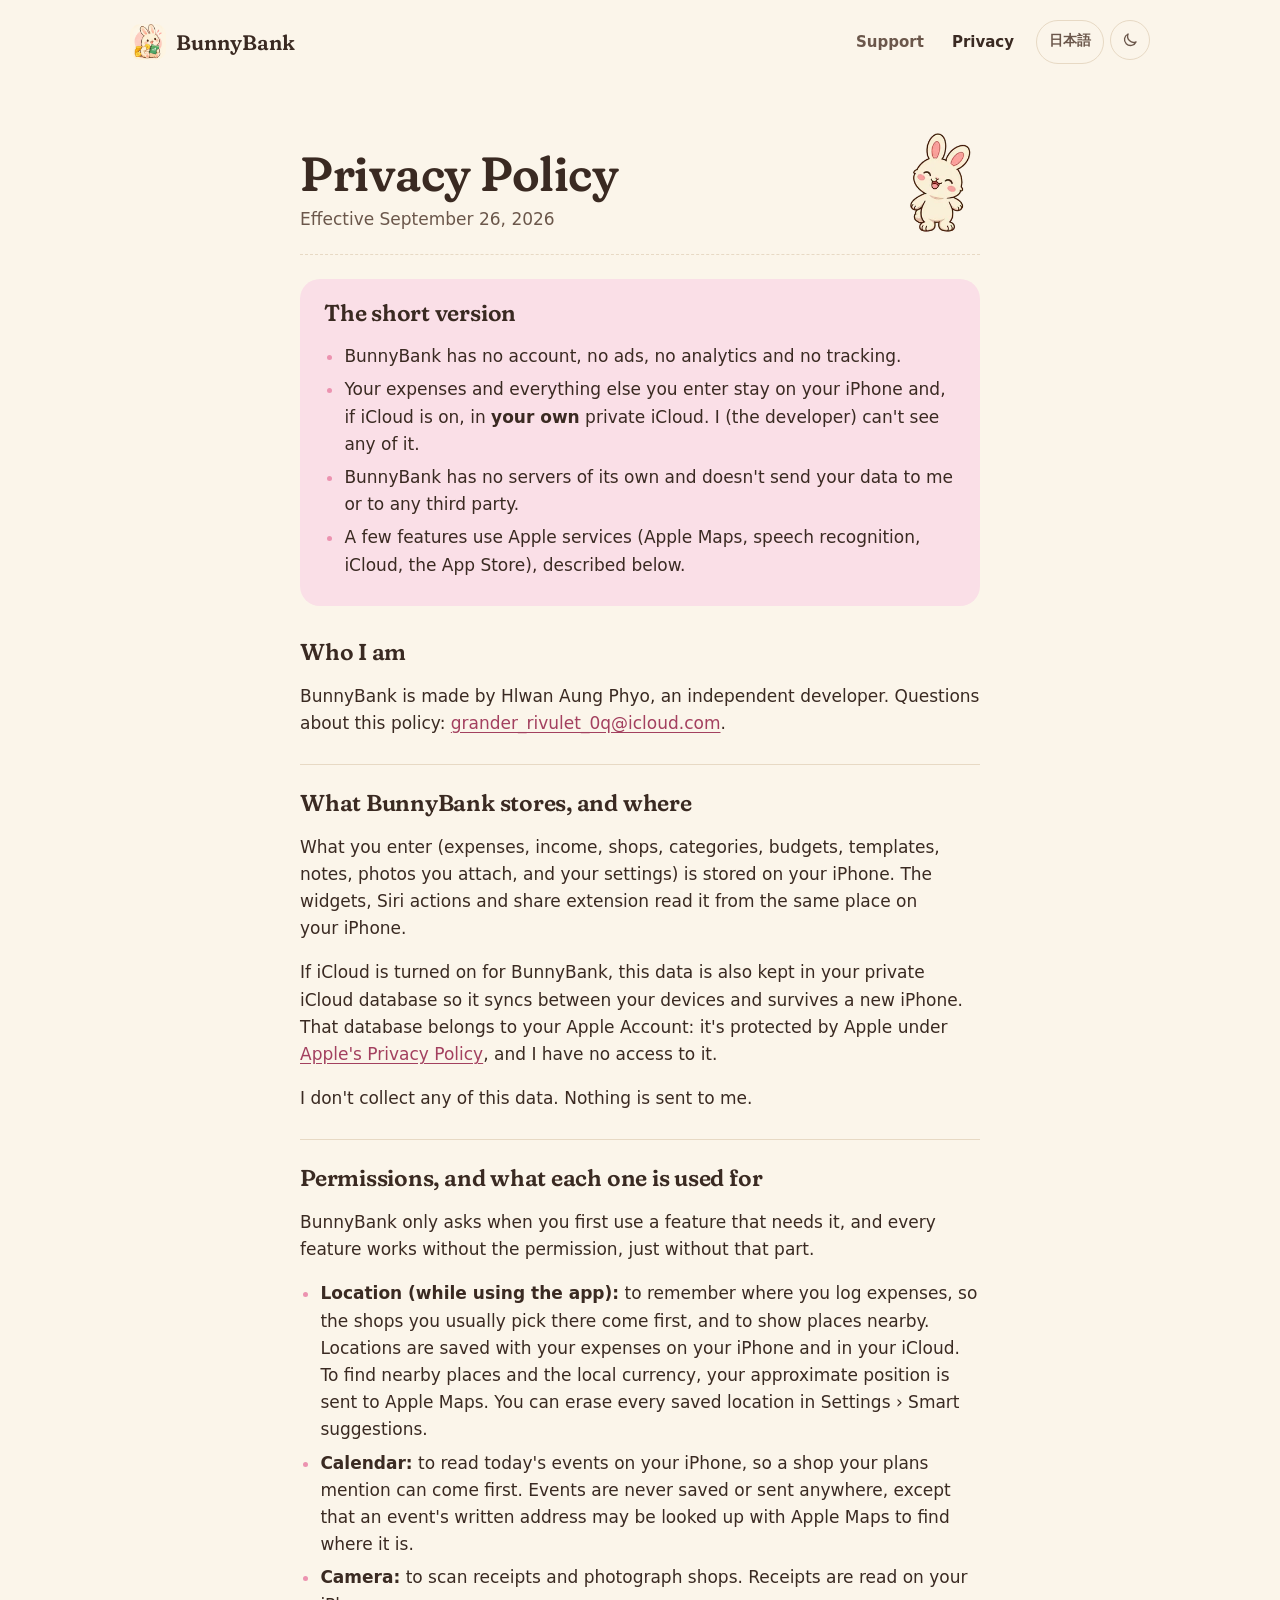
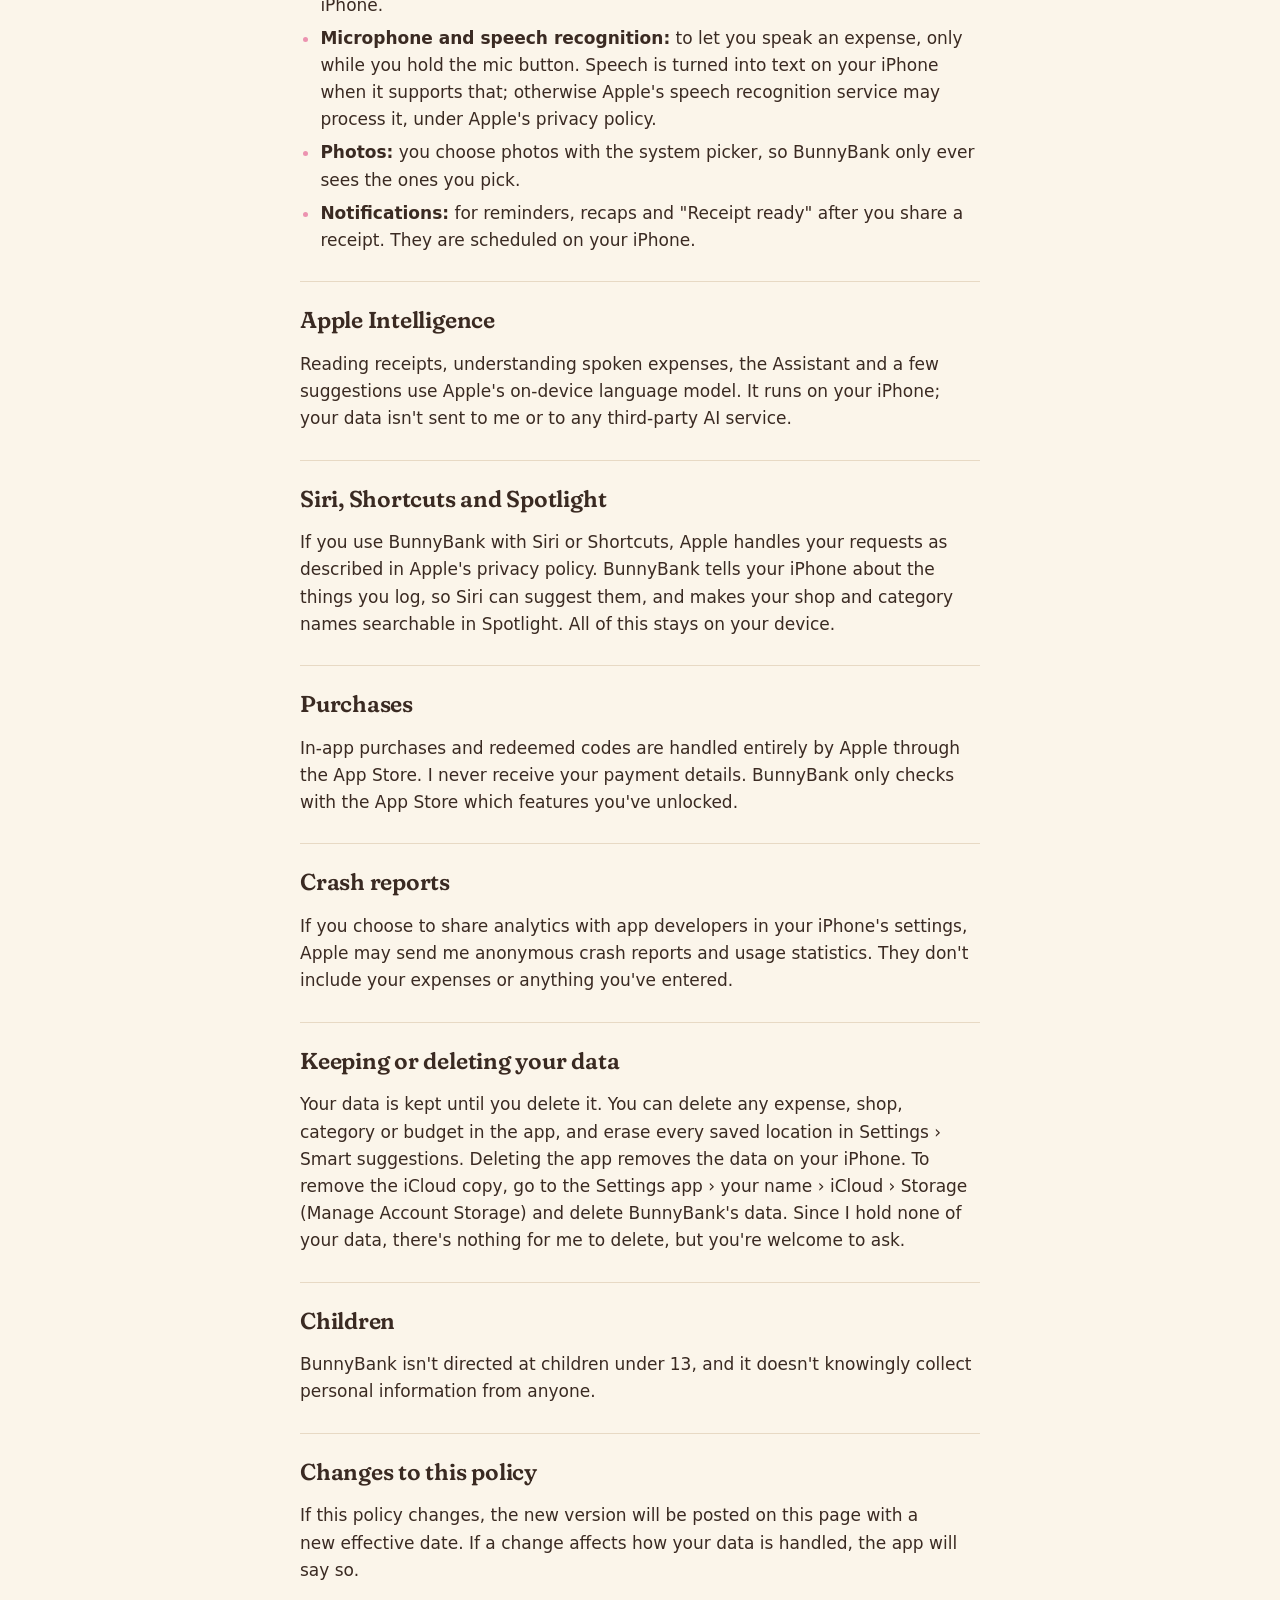
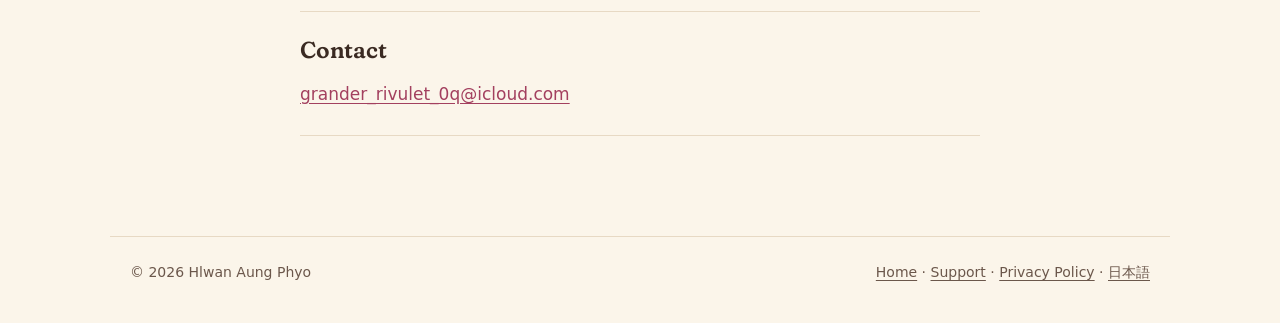
<file: privacy.html>
<!doctype html>
<html lang="en">
<head>
  <meta charset="utf-8">
  <meta name="viewport" content="width=device-width, initial-scale=1">
  <script>
    // Visitors in Japan, or whose browser's first language is Japanese, get /ja/,
    // unless they've picked a language with the switcher (site.js).
    document.documentElement.className = "js";
    try { if (localStorage.getItem("bb-theme") === "dark") document.documentElement.dataset.theme = "dark"; } catch (e) {}
    (function () {
      var pick; try { pick = localStorage.getItem("bb-lang"); } catch (e) {}
      if (pick === "en") return;
      var tz = ""; try { tz = Intl.DateTimeFormat().resolvedOptions().timeZone || ""; } catch (e) {}
      var first = ((navigator.languages && navigator.languages[0]) || navigator.language || "").toLowerCase();
      if (pick === "ja" || tz === "Asia/Tokyo" || first.indexOf("ja") === 0)
        location.replace("ja/" + location.pathname.split("/").pop() + location.search + location.hash);
    })();
  </script>
  <link rel="icon" href="icon.png">
  <link rel="apple-touch-icon" href="icon.png">
  <link rel="alternate" hreflang="en" href="https://hlum.github.io/bunnybank-site/privacy.html">
  <link rel="alternate" hreflang="ja" href="https://hlum.github.io/bunnybank-site/ja/privacy.html">
  <link rel="alternate" hreflang="x-default" href="https://hlum.github.io/bunnybank-site/privacy.html">
  <link rel="preconnect" href="https://fonts.googleapis.com">
  <link rel="preconnect" href="https://fonts.gstatic.com" crossorigin>
  <link rel="stylesheet" href="https://fonts.googleapis.com/css2?family=Fraunces:ital,opsz,wght,SOFT,WONK@0,9..144,600,100,0;1,9..144,600,100,1&display=swap">
  <link rel="stylesheet" href="style.css">
  <title>BunnyBank Privacy Policy</title>
  <meta name="theme-color" content="#FBF5EA">
  <meta name="description" content="How BunnyBank handles your data: it stays on your iPhone and in your own iCloud. No account, no ads, no tracking.">
</head>
<body>
  <a class="skip" href="#main">Skip to content</a>
  <header class="bar">
    <div class="wrap">
      <a class="brand" href="./"><img src="icon.png" alt=""><span>BunnyBank</span></a>
      <nav><a href="support.html">Support</a><a href="privacy.html" aria-current="page">Privacy</a><a class="lang" href="ja/privacy.html" hreflang="ja" lang="ja" data-lang="ja">日本語</a><button class="theme" type="button" aria-pressed="false" aria-label="Dark mode"><svg class="i-moon" viewBox="0 0 24 24" aria-hidden="true"><path d="M20 14.5A8 8 0 0 1 9.5 4a8 8 0 1 0 10.5 10.5z"/></svg><svg class="i-sun" viewBox="0 0 24 24" aria-hidden="true"><circle cx="12" cy="12" r="4"/><path d="M12 2v2M12 20v2M4.9 4.9l1.4 1.4M17.7 17.7l1.4 1.4M2 12h2M20 12h2M4.9 19.1l1.4-1.4M17.7 6.3l1.4-1.4"/></svg></button></nav>
    </div>
  </header>
  <main id="main" class="wrap doc">
    <div class="doc-head">
      <div>
        <h1>Privacy Policy</h1>
        <p class="updated">Effective September 26, 2026</p>
      </div>
      <div class="mochi" data-motion="nod" data-rest="4" aria-label="Mochi nodding"></div>
    </div>

    <section class="note">
      <h2>The short version</h2>
      <ul>
        <li>BunnyBank has no account, no ads, no analytics and no tracking.</li>
        <li>Your expenses and everything else you enter stay on your iPhone and, if iCloud is on, in <strong>your own</strong> private iCloud. I (the developer) can't see any of it.</li>
        <li>BunnyBank has no servers of its own and doesn't send your data to me or to any third party.</li>
        <li>A few features use Apple services (Apple Maps, speech recognition, iCloud, the App Store), described below.</li>
      </ul>
    </section>

    <section>
      <h2>Who I am</h2>
      <p>BunnyBank is made by Hlwan Aung Phyo, an independent developer. Questions about this policy: <a href="mailto:grander_rivulet_0q@icloud.com">grander_rivulet_0q@icloud.com</a>.</p>
    </section>

    <section>
      <h2>What BunnyBank stores, and where</h2>
      <p>What you enter (expenses, income, shops, categories, budgets, templates, notes, photos you attach, and your settings) is stored on your iPhone. The widgets, Siri actions and share extension read it from the same place on your iPhone.</p>
      <p>If iCloud is turned on for BunnyBank, this data is also kept in your private iCloud database so it syncs between your devices and survives a new iPhone. That database belongs to your Apple Account: it's protected by Apple under <a href="https://www.apple.com/legal/privacy/">Apple's Privacy Policy</a>, and I have no access to it.</p>
      <p>I don't collect any of this data. Nothing is sent to me.</p>
    </section>

    <section>
      <h2>Permissions, and what each one is used for</h2>
      <p>BunnyBank only asks when you first use a feature that needs it, and every feature works without the permission, just without that part.</p>
      <ul>
        <li><strong>Location (while using the app):</strong> to remember where you log expenses, so the shops you usually pick there come first, and to show places nearby. Locations are saved with your expenses on your iPhone and in your iCloud. To find nearby places and the local currency, your approximate position is sent to Apple Maps. You can erase every saved location in Settings › Smart suggestions.</li>
        <li><strong>Calendar:</strong> to read today's events on your iPhone, so a shop your plans mention can come first. Events are never saved or sent anywhere, except that an event's written address may be looked up with Apple Maps to find where it is.</li>
        <li><strong>Camera:</strong> to scan receipts and photograph shops. Receipts are read on your iPhone.</li>
        <li><strong>Microphone and speech recognition:</strong> to let you speak an expense, only while you hold the mic button. Speech is turned into text on your iPhone when it supports that; otherwise Apple's speech recognition service may process it, under Apple's privacy policy.</li>
        <li><strong>Photos:</strong> you choose photos with the system picker, so BunnyBank only ever sees the ones you pick.</li>
        <li><strong>Notifications:</strong> for reminders, recaps and "Receipt ready" after you share a receipt. They are scheduled on your iPhone.</li>
      </ul>
    </section>

    <section>
      <h2>Apple Intelligence</h2>
      <p>Reading receipts, understanding spoken expenses, the Assistant and a few suggestions use Apple's on-device language model. It runs on your iPhone; your data isn't sent to me or to any third-party AI service.</p>
    </section>

    <section>
      <h2>Siri, Shortcuts and Spotlight</h2>
      <p>If you use BunnyBank with Siri or Shortcuts, Apple handles your requests as described in Apple's privacy policy. BunnyBank tells your iPhone about the things you log, so Siri can suggest them, and makes your shop and category names searchable in Spotlight. All of this stays on your device.</p>
    </section>

    <section>
      <h2>Purchases</h2>
      <p>In-app purchases and redeemed codes are handled entirely by Apple through the App Store. I never receive your payment details. BunnyBank only checks with the App Store which features you've unlocked.</p>
    </section>

    <section>
      <h2>Crash reports</h2>
      <p>If you choose to share analytics with app developers in your iPhone's settings, Apple may send me anonymous crash reports and usage statistics. They don't include your expenses or anything you've entered.</p>
    </section>

    <section>
      <h2>Keeping or deleting your data</h2>
      <p>Your data is kept until you delete it. You can delete any expense, shop, category or budget in the app, and erase every saved location in Settings › Smart suggestions. Deleting the app removes the data on your iPhone. To remove the iCloud copy, go to the Settings app › your name › iCloud › Storage (Manage Account Storage) and delete BunnyBank's data. Since I hold none of your data, there's nothing for me to delete, but you're welcome to ask.</p>
    </section>

    <section>
      <h2>Children</h2>
      <p>BunnyBank isn't directed at children under 13, and it doesn't knowingly collect personal information from anyone.</p>
    </section>

    <section>
      <h2>Changes to this policy</h2>
      <p>If this policy changes, the new version will be posted on this page with a new effective date. If a change affects how your data is handled, the app will say so.</p>
    </section>

    <section>
      <h2>Contact</h2>
      <p><a href="mailto:grander_rivulet_0q@icloud.com">grander_rivulet_0q@icloud.com</a></p>
    </section>
  </main>
  <footer>
    <div class="wrap">
      <span>© 2026 Hlwan Aung Phyo</span>
      <span><a href="./">Home</a> · <a href="support.html">Support</a> · <a href="privacy.html">Privacy Policy</a> · <a href="ja/privacy.html" hreflang="ja" lang="ja" data-lang="ja">日本語</a></span>
    </div>
  </footer>
  <script src="site.js" defer></script>
  <script src="bunny.js" defer></script>
</body>
</html>
</file>
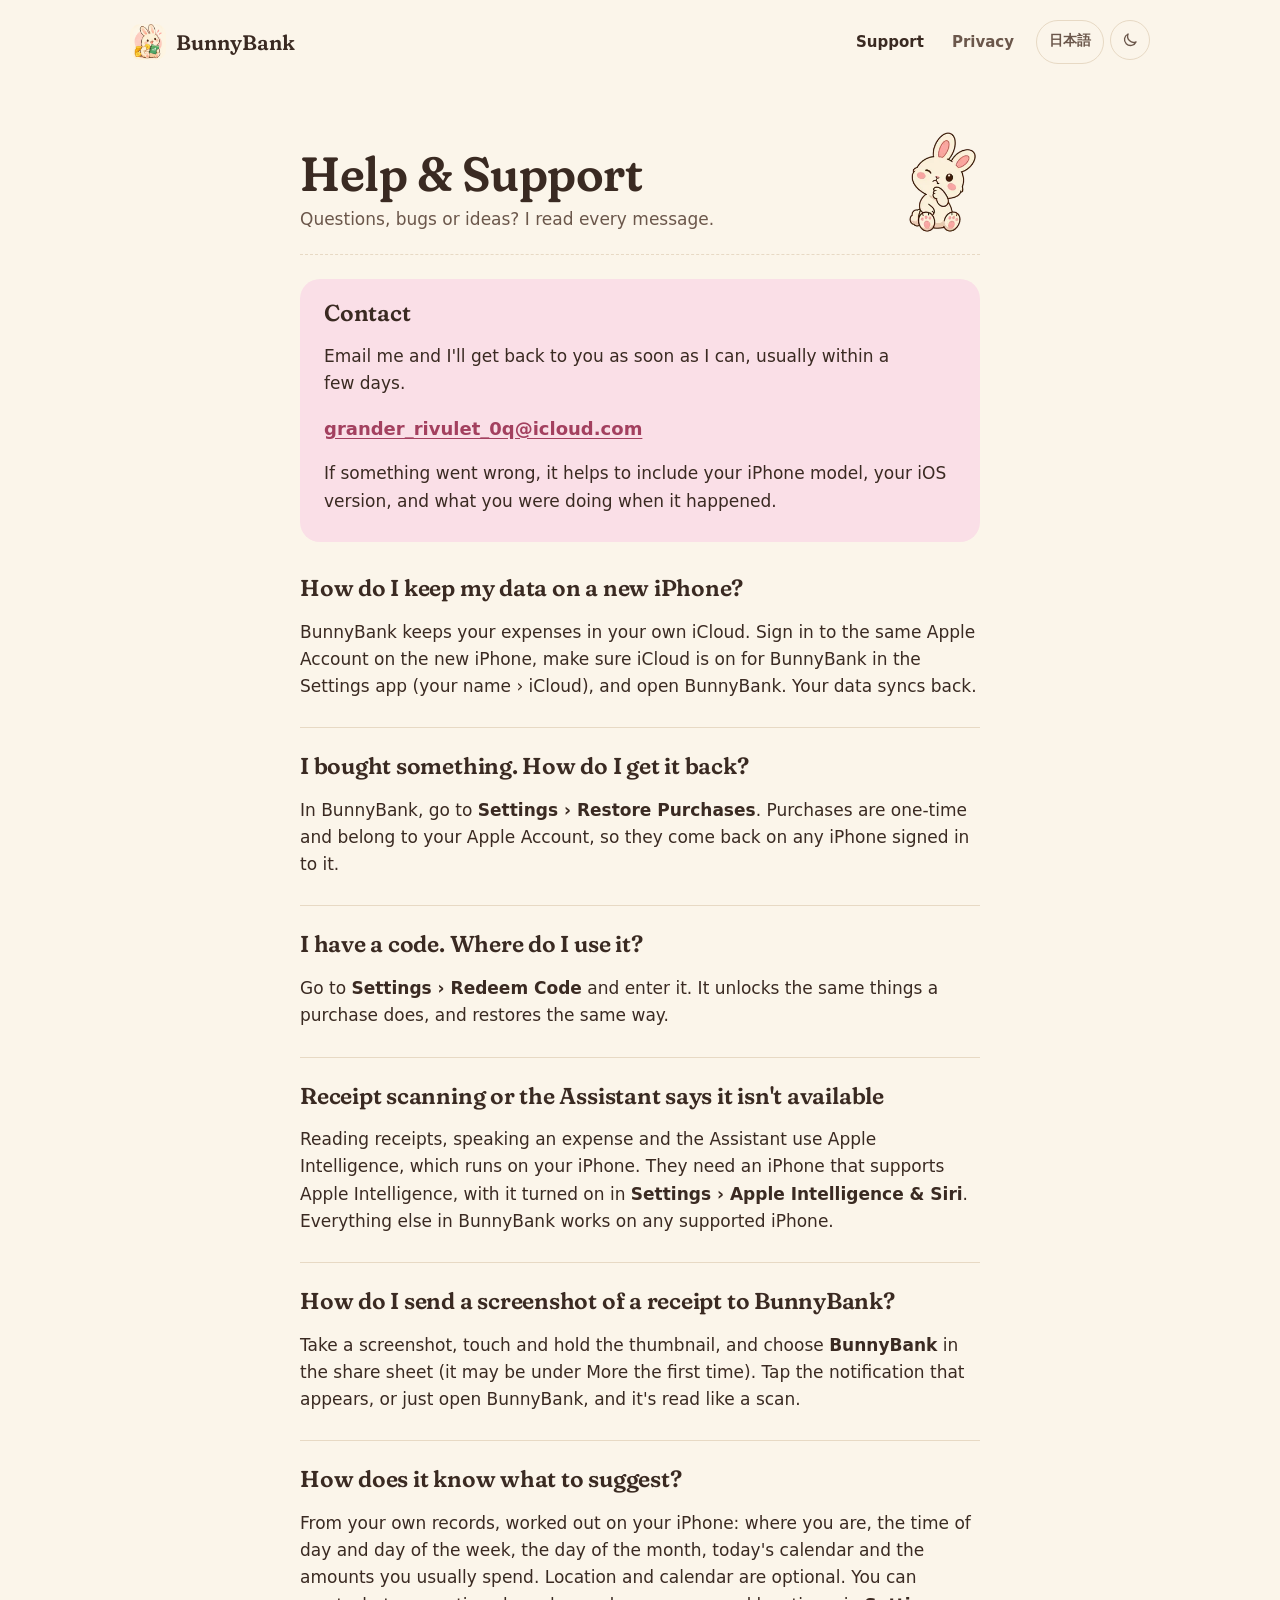
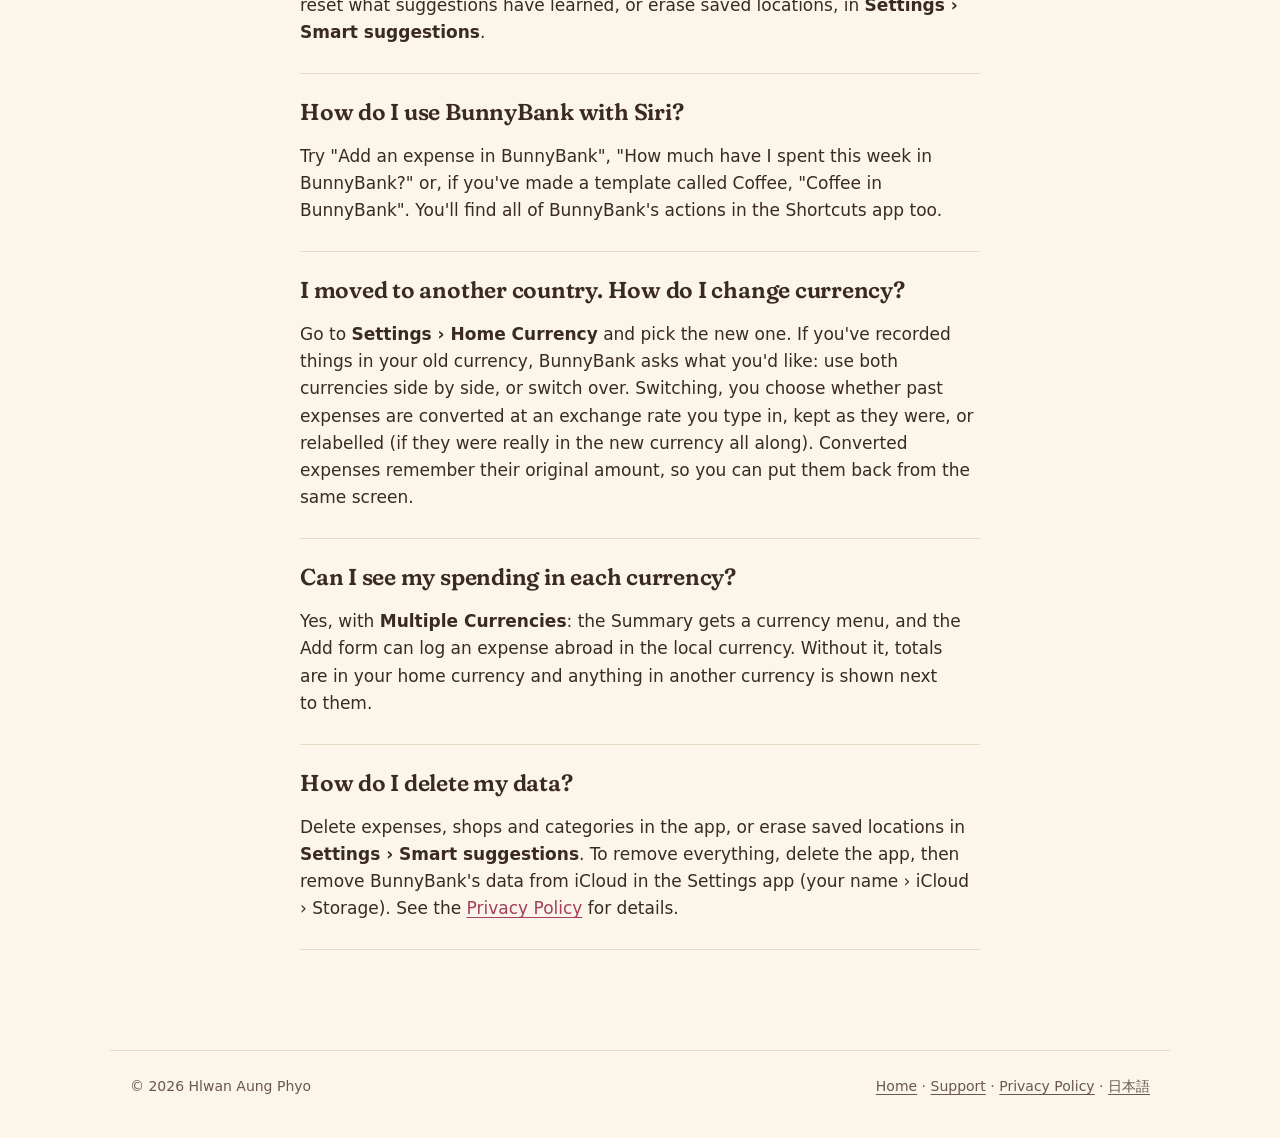
<file: support.html>
<!doctype html>
<html lang="en">
<head>
  <meta charset="utf-8">
  <meta name="viewport" content="width=device-width, initial-scale=1">
  <script>
    // Visitors in Japan, or whose browser's first language is Japanese, get /ja/,
    // unless they've picked a language with the switcher (site.js).
    document.documentElement.className = "js";
    try { if (localStorage.getItem("bb-theme") === "dark") document.documentElement.dataset.theme = "dark"; } catch (e) {}
    (function () {
      var pick; try { pick = localStorage.getItem("bb-lang"); } catch (e) {}
      if (pick === "en") return;
      var tz = ""; try { tz = Intl.DateTimeFormat().resolvedOptions().timeZone || ""; } catch (e) {}
      var first = ((navigator.languages && navigator.languages[0]) || navigator.language || "").toLowerCase();
      if (pick === "ja" || tz === "Asia/Tokyo" || first.indexOf("ja") === 0)
        location.replace("ja/" + location.pathname.split("/").pop() + location.search + location.hash);
    })();
  </script>
  <link rel="icon" href="icon.png">
  <link rel="apple-touch-icon" href="icon.png">
  <link rel="alternate" hreflang="en" href="https://hlum.github.io/bunnybank-site/support.html">
  <link rel="alternate" hreflang="ja" href="https://hlum.github.io/bunnybank-site/ja/support.html">
  <link rel="alternate" hreflang="x-default" href="https://hlum.github.io/bunnybank-site/support.html">
  <link rel="preconnect" href="https://fonts.googleapis.com">
  <link rel="preconnect" href="https://fonts.gstatic.com" crossorigin>
  <link rel="stylesheet" href="https://fonts.googleapis.com/css2?family=Fraunces:ital,opsz,wght,SOFT,WONK@0,9..144,600,100,0;1,9..144,600,100,1&display=swap">
  <link rel="stylesheet" href="style.css">
  <title>BunnyBank Support</title>
  <meta name="theme-color" content="#FBF5EA">
  <meta name="description" content="Help and support for BunnyBank, the expense tracker for iPhone.">
</head>
<body>
  <a class="skip" href="#main">Skip to content</a>
  <header class="bar">
    <div class="wrap">
      <a class="brand" href="./"><img src="icon.png" alt=""><span>BunnyBank</span></a>
      <nav><a href="support.html" aria-current="page">Support</a><a href="privacy.html">Privacy</a><a class="lang" href="ja/support.html" hreflang="ja" lang="ja" data-lang="ja">日本語</a><button class="theme" type="button" aria-pressed="false" aria-label="Dark mode"><svg class="i-moon" viewBox="0 0 24 24" aria-hidden="true"><path d="M20 14.5A8 8 0 0 1 9.5 4a8 8 0 1 0 10.5 10.5z"/></svg><svg class="i-sun" viewBox="0 0 24 24" aria-hidden="true"><circle cx="12" cy="12" r="4"/><path d="M12 2v2M12 20v2M4.9 4.9l1.4 1.4M17.7 17.7l1.4 1.4M2 12h2M20 12h2M4.9 19.1l1.4-1.4M17.7 6.3l1.4-1.4"/></svg></button></nav>
    </div>
  </header>
  <main id="main" class="wrap doc">
    <div class="doc-head">
      <div>
        <h1>Help &amp; Support</h1>
        <p class="updated">Questions, bugs or ideas? I read every message.</p>
      </div>
      <div class="mochi" data-motion="think" data-rest="4" aria-label="Mochi thinking"></div>
    </div>

    <section class="note">
      <h2>Contact</h2>
      <p>Email me and I'll get back to you as soon as I can, usually within a few days.</p>
      <p><a class="contact-mail" href="mailto:grander_rivulet_0q@icloud.com?subject=BunnyBank%20support">grander_rivulet_0q@icloud.com</a></p>
      <p>If something went wrong, it helps to include your iPhone model, your iOS version, and what you were doing when it happened.</p>
    </section>

    <div class="qa">
      <h2>How do I keep my data on a new iPhone?</h2>
      <p>BunnyBank keeps your expenses in your own iCloud. Sign in to the same Apple Account on the new iPhone, make sure iCloud is on for BunnyBank in the Settings app (your name › iCloud), and open BunnyBank. Your data syncs back.</p>
    </div>

    <div class="qa">
      <h2>I bought something. How do I get it back?</h2>
      <p>In BunnyBank, go to <strong>Settings › Restore Purchases</strong>. Purchases are one-time and belong to your Apple Account, so they come back on any iPhone signed in to it.</p>
    </div>

    <div class="qa">
      <h2>I have a code. Where do I use it?</h2>
      <p>Go to <strong>Settings › Redeem Code</strong> and enter it. It unlocks the same things a purchase does, and restores the same way.</p>
    </div>

    <div class="qa">
      <h2>Receipt scanning or the Assistant says it isn't available</h2>
      <p>Reading receipts, speaking an expense and the Assistant use Apple Intelligence, which runs on your iPhone. They need an iPhone that supports Apple Intelligence, with it turned on in <strong>Settings › Apple Intelligence &amp; Siri</strong>. Everything else in BunnyBank works on any supported iPhone.</p>
    </div>

    <div class="qa">
      <h2>How do I send a screenshot of a receipt to BunnyBank?</h2>
      <p>Take a screenshot, touch and hold the thumbnail, and choose <strong>BunnyBank</strong> in the share sheet (it may be under More the first time). Tap the notification that appears, or just open BunnyBank, and it's read like a scan.</p>
    </div>

    <div class="qa">
      <h2>How does it know what to suggest?</h2>
      <p>From your own records, worked out on your iPhone: where you are, the time of day and day of the week, the day of the month, today's calendar and the amounts you usually spend. Location and calendar are optional. You can reset what suggestions have learned, or erase saved locations, in <strong>Settings › Smart suggestions</strong>.</p>
    </div>

    <div class="qa">
      <h2>How do I use BunnyBank with Siri?</h2>
      <p>Try "Add an expense in BunnyBank", "How much have I spent this week in BunnyBank?" or, if you've made a template called Coffee, "Coffee in BunnyBank". You'll find all of BunnyBank's actions in the Shortcuts app too.</p>
    </div>

    <div class="qa">
      <h2>I moved to another country. How do I change currency?</h2>
      <p>Go to <strong>Settings › Home Currency</strong> and pick the new one. If you've recorded things in your old currency, BunnyBank asks what you'd like: use both currencies side by side, or switch over. Switching, you choose whether past expenses are converted at an exchange rate you type in, kept as they were, or relabelled (if they were really in the new currency all along). Converted expenses remember their original amount, so you can put them back from the same screen.</p>
    </div>

    <div class="qa">
      <h2>Can I see my spending in each currency?</h2>
      <p>Yes, with <strong>Multiple Currencies</strong>: the Summary gets a currency menu, and the Add form can log an expense abroad in the local currency. Without it, totals are in your home currency and anything in another currency is shown next to them.</p>
    </div>

    <div class="qa">
      <h2>How do I delete my data?</h2>
      <p>Delete expenses, shops and categories in the app, or erase saved locations in <strong>Settings › Smart suggestions</strong>. To remove everything, delete the app, then remove BunnyBank's data from iCloud in the Settings app (your name › iCloud › Storage). See the <a href="privacy.html">Privacy Policy</a> for details.</p>
    </div>
  </main>
  <footer>
    <div class="wrap">
      <span>© 2026 Hlwan Aung Phyo</span>
      <span><a href="./">Home</a> · <a href="support.html">Support</a> · <a href="privacy.html">Privacy Policy</a> · <a href="ja/support.html" hreflang="ja" lang="ja" data-lang="ja">日本語</a></span>
    </div>
  </footer>
  <script src="site.js" defer></script>
  <script src="bunny.js" defer></script>
</body>
</html>
</file>
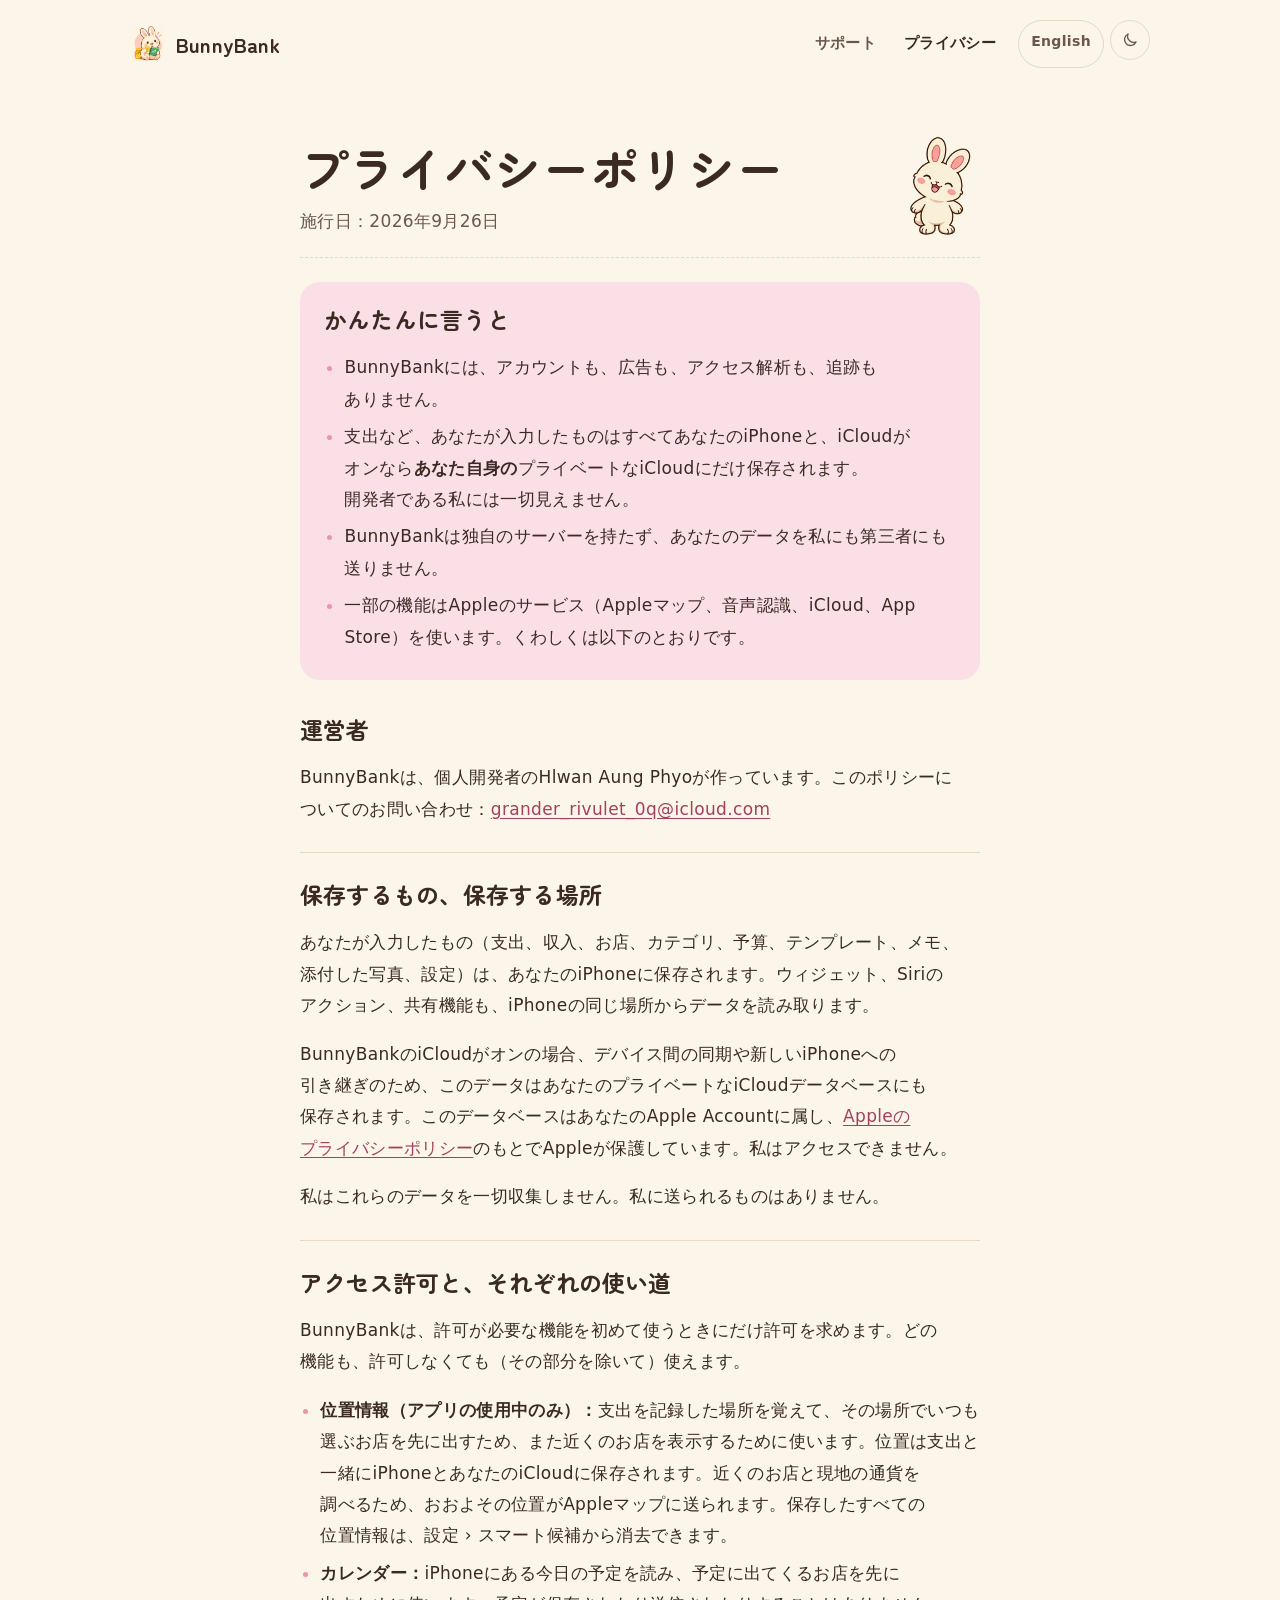
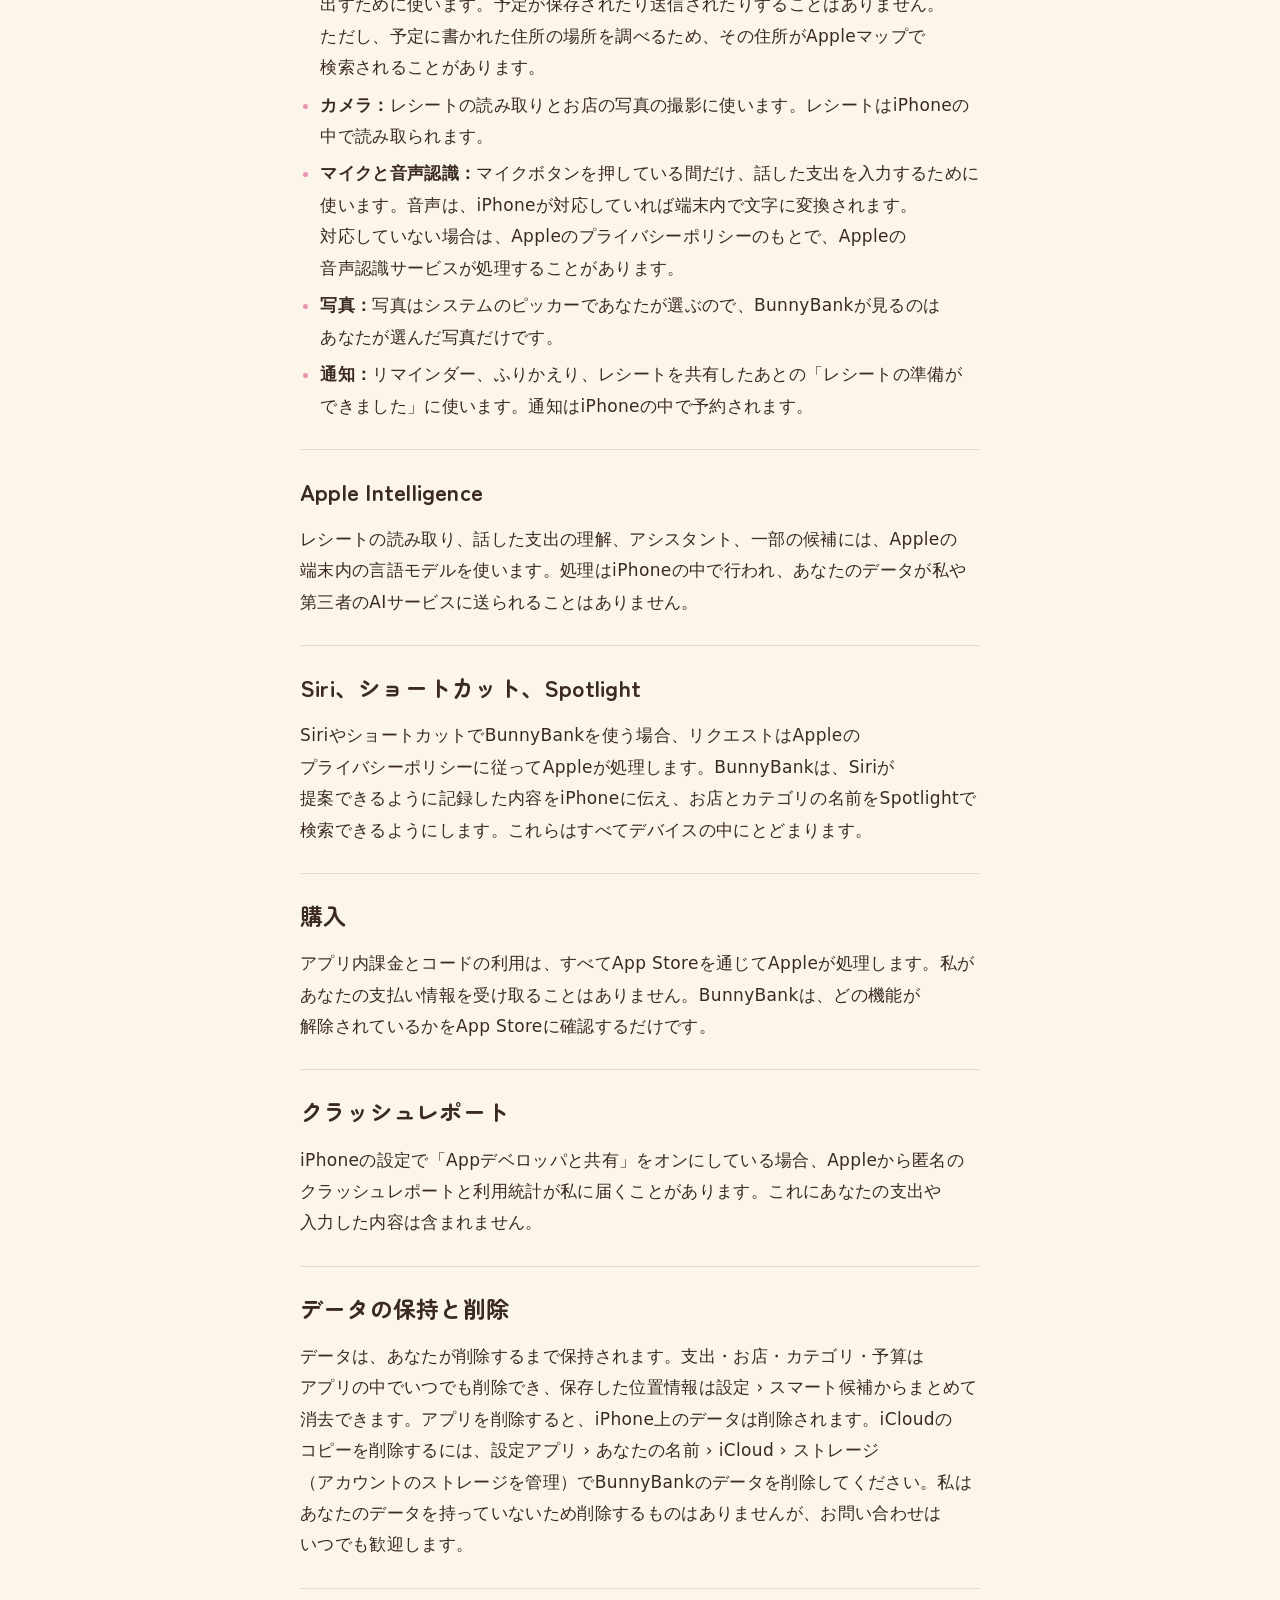
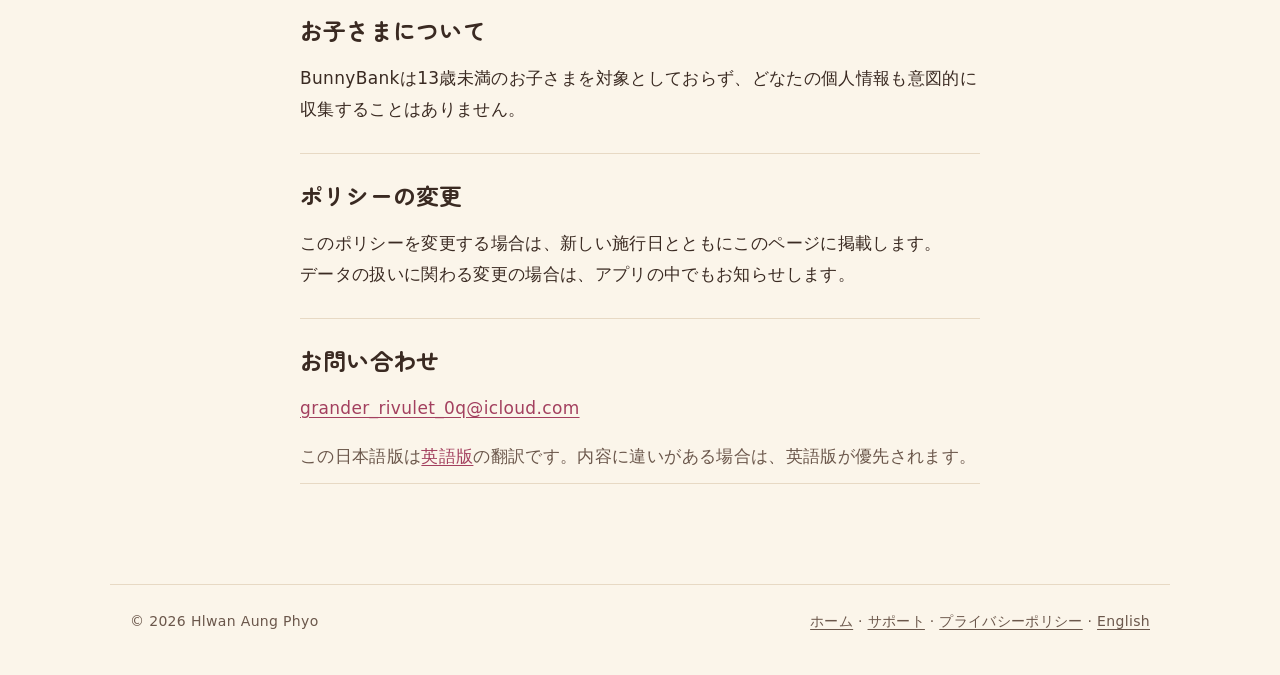
<file: ja/privacy.html>
<!doctype html>
<html lang="ja">
<head>
  <meta charset="utf-8">
  <meta name="viewport" content="width=device-width, initial-scale=1">
  <script>document.documentElement.className = "js"; try { if (localStorage.getItem("bb-theme") === "dark") document.documentElement.dataset.theme = "dark"; } catch (e) {}</script>
  <link rel="icon" href="../icon.png">
  <link rel="apple-touch-icon" href="../icon.png">
  <link rel="alternate" hreflang="en" href="https://hlum.github.io/bunnybank-site/privacy.html">
  <link rel="alternate" hreflang="ja" href="https://hlum.github.io/bunnybank-site/ja/privacy.html">
  <link rel="alternate" hreflang="x-default" href="https://hlum.github.io/bunnybank-site/privacy.html">
  <link rel="preconnect" href="https://fonts.googleapis.com">
  <link rel="preconnect" href="https://fonts.gstatic.com" crossorigin>
  <link rel="stylesheet" href="https://fonts.googleapis.com/css2?family=Fraunces:ital,opsz,wght,SOFT,WONK@0,9..144,600,100,0;1,9..144,600,100,1&family=Zen+Maru+Gothic:wght@700&display=swap">
  <link rel="stylesheet" href="../style.css">
  <title>BunnyBank プライバシーポリシー</title>
  <meta name="theme-color" content="#FBF5EA">
  <meta name="description" content="BunnyBankのデータの扱いについて：データはあなたのiPhoneとあなた自身のiCloudの中だけに。アカウント不要、広告なし、追跡なし。">
</head>
<body>
  <a class="skip" href="#main">本文へ移動</a>
  <header class="bar">
    <div class="wrap">
      <a class="brand" href="./"><img src="../icon.png" alt=""><span>BunnyBank</span></a>
      <nav><a href="support.html">サポート</a><a href="privacy.html" aria-current="page">プライバシー</a><a class="lang" href="../privacy.html" hreflang="en" lang="en" data-lang="en">English</a><button class="theme" type="button" aria-pressed="false" aria-label="ダークモード"><svg class="i-moon" viewBox="0 0 24 24" aria-hidden="true"><path d="M20 14.5A8 8 0 0 1 9.5 4a8 8 0 1 0 10.5 10.5z"/></svg><svg class="i-sun" viewBox="0 0 24 24" aria-hidden="true"><circle cx="12" cy="12" r="4"/><path d="M12 2v2M12 20v2M4.9 4.9l1.4 1.4M17.7 17.7l1.4 1.4M2 12h2M20 12h2M4.9 19.1l1.4-1.4M17.7 6.3l1.4-1.4"/></svg></button></nav>
    </div>
  </header>
  <main id="main" class="wrap doc">
    <div class="doc-head">
      <div>
        <h1>プライバシーポリシー</h1>
        <p class="updated">施行日：2026年9月26日</p>
      </div>
      <div class="mochi" data-motion="nod" data-rest="4" aria-label="うなずくMochi"></div>
    </div>

    <section class="note">
      <h2>かんたんに言うと</h2>
      <ul>
        <li>BunnyBankには、アカウントも、広告も、アクセス解析も、追跡もありません。</li>
        <li>支出など、あなたが入力したものはすべてあなたのiPhoneと、iCloudがオンなら<strong>あなた自身の</strong>プライベートなiCloudにだけ保存されます。開発者である私には一切見えません。</li>
        <li>BunnyBankは独自のサーバーを持たず、あなたのデータを私にも第三者にも送りません。</li>
        <li>一部の機能はAppleのサービス（Appleマップ、音声認識、iCloud、App Store）を使います。くわしくは以下のとおりです。</li>
      </ul>
    </section>

    <section>
      <h2>運営者</h2>
      <p>BunnyBankは、個人開発者のHlwan Aung Phyoが作っています。このポリシーについてのお問い合わせ：<a href="mailto:grander_rivulet_0q@icloud.com">grander_rivulet_0q@icloud.com</a></p>
    </section>

    <section>
      <h2>保存するもの、保存する場所</h2>
      <p>あなたが入力したもの（支出、収入、お店、カテゴリ、予算、テンプレート、メモ、添付した写真、設定）は、あなたのiPhoneに保存されます。ウィジェット、Siriのアクション、共有機能も、iPhoneの同じ場所からデータを読み取ります。</p>
      <p>BunnyBankのiCloudがオンの場合、デバイス間の同期や新しいiPhoneへの引き継ぎのため、このデータはあなたのプライベートなiCloudデータベースにも保存されます。このデータベースはあなたのApple Accountに属し、<a href="https://www.apple.com/jp/legal/privacy/">Appleのプライバシーポリシー</a>のもとでAppleが保護しています。私はアクセスできません。</p>
      <p>私はこれらのデータを一切収集しません。私に送られるものはありません。</p>
    </section>

    <section>
      <h2>アクセス許可と、それぞれの使い道</h2>
      <p>BunnyBankは、許可が必要な機能を初めて使うときにだけ許可を求めます。どの機能も、許可しなくても（その部分を除いて）使えます。</p>
      <ul>
        <li><strong>位置情報（アプリの使用中のみ）：</strong>支出を記録した場所を覚えて、その場所でいつも選ぶお店を先に出すため、また近くのお店を表示するために使います。位置は支出と一緒にiPhoneとあなたのiCloudに保存されます。近くのお店と現地の通貨を調べるため、おおよその位置がAppleマップに送られます。保存したすべての位置情報は、設定 › スマート候補から消去できます。</li>
        <li><strong>カレンダー：</strong>iPhoneにある今日の予定を読み、予定に出てくるお店を先に出すために使います。予定が保存されたり送信されたりすることはありません。ただし、予定に書かれた住所の場所を調べるため、その住所がAppleマップで検索されることがあります。</li>
        <li><strong>カメラ：</strong>レシートの読み取りとお店の写真の撮影に使います。レシートはiPhoneの中で読み取られます。</li>
        <li><strong>マイクと音声認識：</strong>マイクボタンを押している間だけ、話した支出を入力するために使います。音声は、iPhoneが対応していれば端末内で文字に変換されます。対応していない場合は、Appleのプライバシーポリシーのもとで、Appleの音声認識サービスが処理することがあります。</li>
        <li><strong>写真：</strong>写真はシステムのピッカーであなたが選ぶので、BunnyBankが見るのはあなたが選んだ写真だけです。</li>
        <li><strong>通知：</strong>リマインダー、ふりかえり、レシートを共有したあとの「レシートの準備ができました」に使います。通知はiPhoneの中で予約されます。</li>
      </ul>
    </section>

    <section>
      <h2>Apple Intelligence</h2>
      <p>レシートの読み取り、話した支出の理解、アシスタント、一部の候補には、Appleの端末内の言語モデルを使います。処理はiPhoneの中で行われ、あなたのデータが私や第三者のAIサービスに送られることはありません。</p>
    </section>

    <section>
      <h2>Siri、ショートカット、Spotlight</h2>
      <p>SiriやショートカットでBunnyBankを使う場合、リクエストはAppleのプライバシーポリシーに従ってAppleが処理します。BunnyBankは、Siriが提案できるように記録した内容をiPhoneに伝え、お店とカテゴリの名前をSpotlightで検索できるようにします。これらはすべてデバイスの中にとどまります。</p>
    </section>

    <section>
      <h2>購入</h2>
      <p>アプリ内課金とコードの利用は、すべてApp Storeを通じてAppleが処理します。私があなたの支払い情報を受け取ることはありません。BunnyBankは、どの機能が解除されているかをApp Storeに確認するだけです。</p>
    </section>

    <section>
      <h2>クラッシュレポート</h2>
      <p>iPhoneの設定で「Appデベロッパと共有」をオンにしている場合、Appleから匿名のクラッシュレポートと利用統計が私に届くことがあります。これにあなたの支出や入力した内容は含まれません。</p>
    </section>

    <section>
      <h2>データの保持と削除</h2>
      <p>データは、あなたが削除するまで保持されます。支出・お店・カテゴリ・予算はアプリの中でいつでも削除でき、保存した位置情報は設定 › スマート候補からまとめて消去できます。アプリを削除すると、iPhone上のデータは削除されます。iCloudのコピーを削除するには、設定アプリ › あなたの名前 › iCloud › ストレージ（アカウントのストレージを管理）でBunnyBankのデータを削除してください。私はあなたのデータを持っていないため削除するものはありませんが、お問い合わせはいつでも歓迎します。</p>
    </section>

    <section>
      <h2>お子さまについて</h2>
      <p>BunnyBankは13歳未満のお子さまを対象としておらず、どなたの個人情報も意図的に収集することはありません。</p>
    </section>

    <section>
      <h2>ポリシーの変更</h2>
      <p>このポリシーを変更する場合は、新しい施行日とともにこのページに掲載します。データの扱いに関わる変更の場合は、アプリの中でもお知らせします。</p>
    </section>

    <section>
      <h2>お問い合わせ</h2>
      <p><a href="mailto:grander_rivulet_0q@icloud.com">grander_rivulet_0q@icloud.com</a></p>
      <p class="updated">この日本語版は<a href="../privacy.html" hreflang="en" data-lang="en">英語版</a>の翻訳です。内容に違いがある場合は、英語版が優先されます。</p>
    </section>
  </main>
  <footer>
    <div class="wrap">
      <span>© 2026 Hlwan Aung Phyo</span>
      <span><a href="./">ホーム</a> · <a href="support.html">サポート</a> · <a href="privacy.html">プライバシーポリシー</a> · <a href="../privacy.html" hreflang="en" lang="en" data-lang="en">English</a></span>
    </div>
  </footer>
  <script src="../site.js" defer></script>
  <script src="../bunny.js" defer></script>
</body>
</html>
</file>
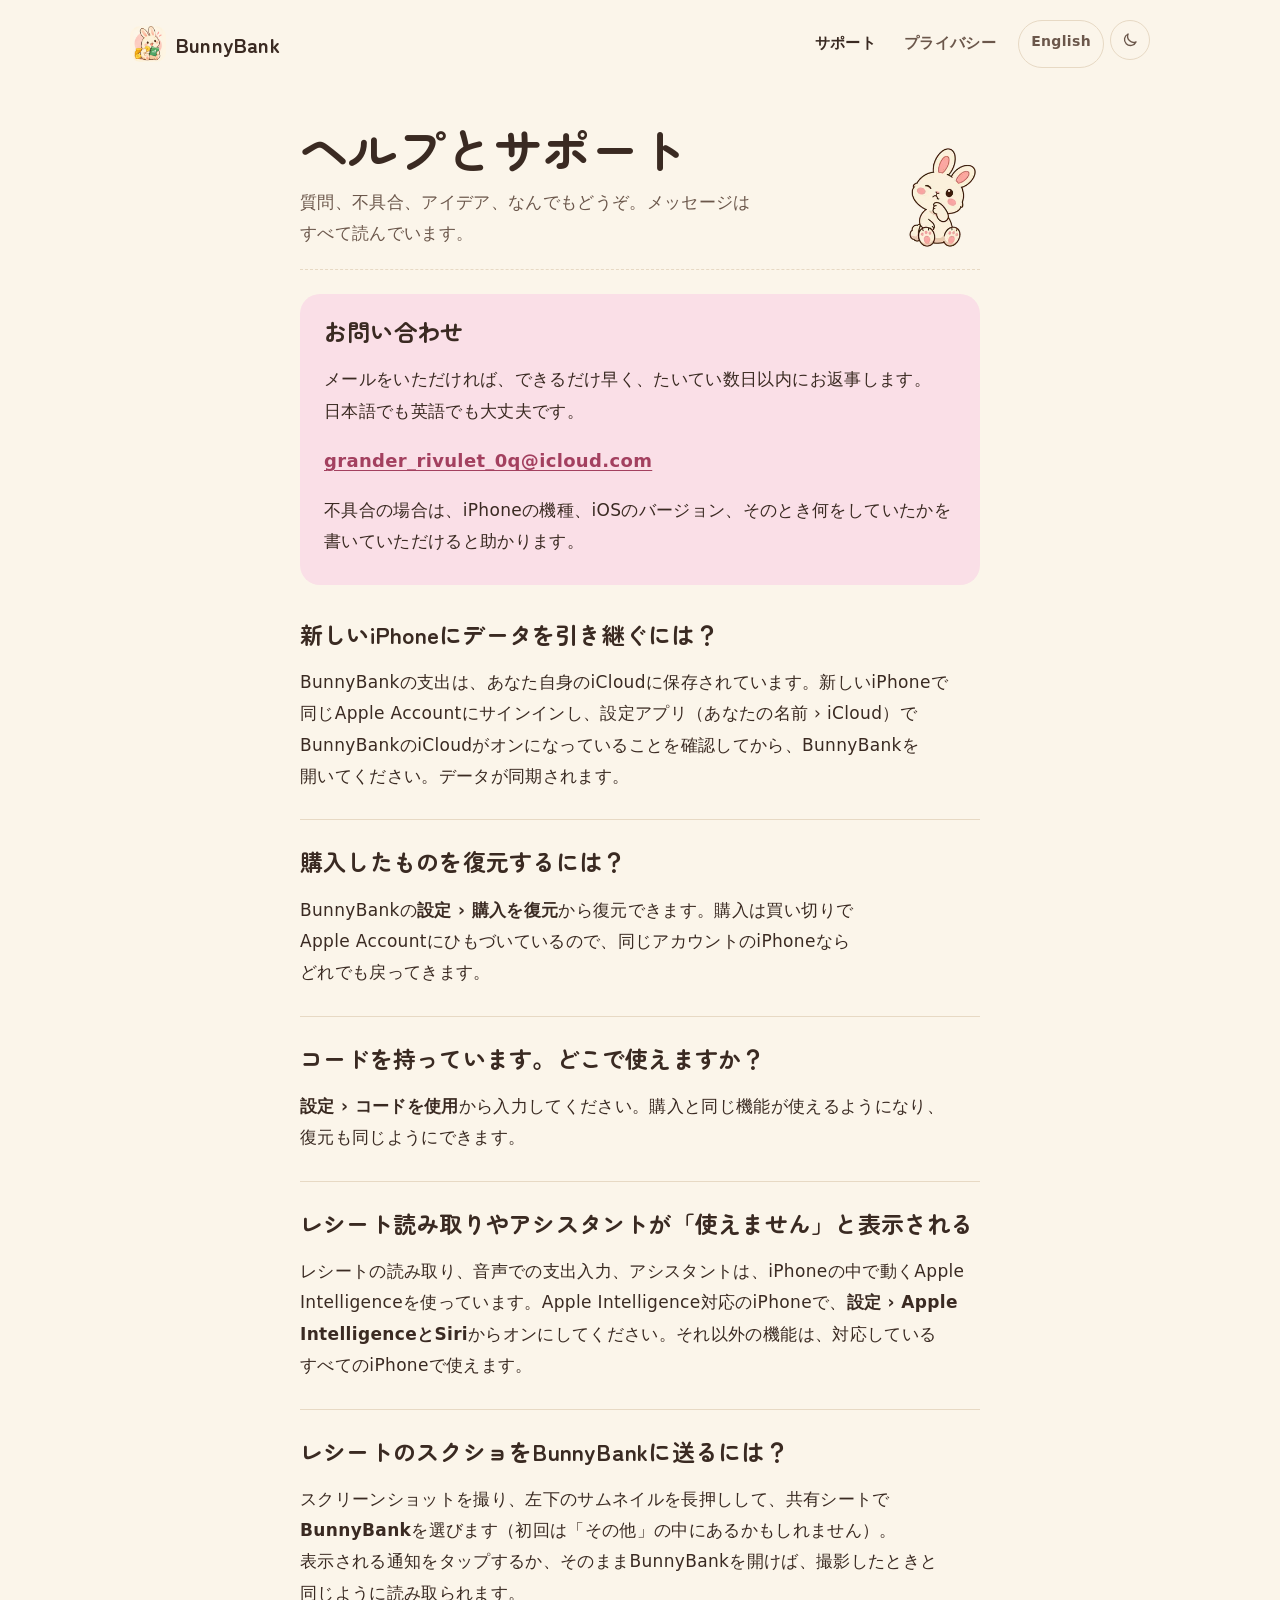
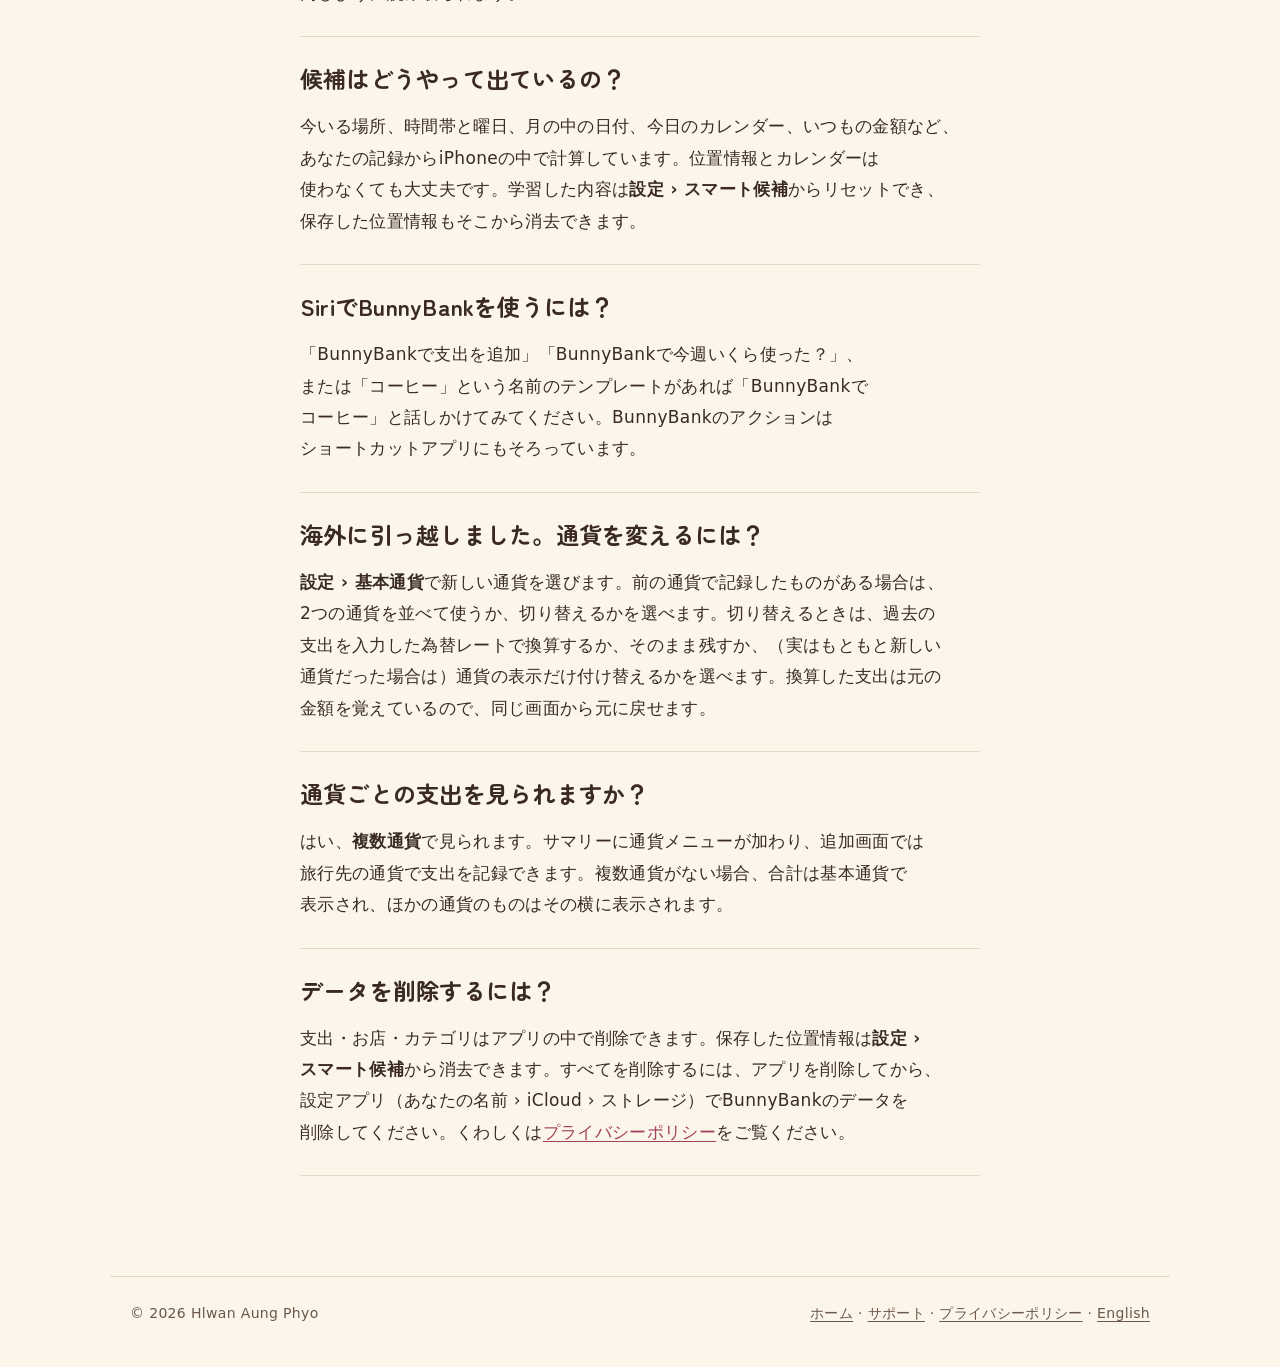
<file: ja/support.html>
<!doctype html>
<html lang="ja">
<head>
  <meta charset="utf-8">
  <meta name="viewport" content="width=device-width, initial-scale=1">
  <script>document.documentElement.className = "js"; try { if (localStorage.getItem("bb-theme") === "dark") document.documentElement.dataset.theme = "dark"; } catch (e) {}</script>
  <link rel="icon" href="../icon.png">
  <link rel="apple-touch-icon" href="../icon.png">
  <link rel="alternate" hreflang="en" href="https://hlum.github.io/bunnybank-site/support.html">
  <link rel="alternate" hreflang="ja" href="https://hlum.github.io/bunnybank-site/ja/support.html">
  <link rel="alternate" hreflang="x-default" href="https://hlum.github.io/bunnybank-site/support.html">
  <link rel="preconnect" href="https://fonts.googleapis.com">
  <link rel="preconnect" href="https://fonts.gstatic.com" crossorigin>
  <link rel="stylesheet" href="https://fonts.googleapis.com/css2?family=Fraunces:ital,opsz,wght,SOFT,WONK@0,9..144,600,100,0;1,9..144,600,100,1&family=Zen+Maru+Gothic:wght@700&display=swap">
  <link rel="stylesheet" href="../style.css">
  <title>BunnyBank サポート</title>
  <meta name="theme-color" content="#FBF5EA">
  <meta name="description" content="iPhone向け家計簿アプリBunnyBankのヘルプとサポート。">
</head>
<body>
  <a class="skip" href="#main">本文へ移動</a>
  <header class="bar">
    <div class="wrap">
      <a class="brand" href="./"><img src="../icon.png" alt=""><span>BunnyBank</span></a>
      <nav><a href="support.html" aria-current="page">サポート</a><a href="privacy.html">プライバシー</a><a class="lang" href="../support.html" hreflang="en" lang="en" data-lang="en">English</a><button class="theme" type="button" aria-pressed="false" aria-label="ダークモード"><svg class="i-moon" viewBox="0 0 24 24" aria-hidden="true"><path d="M20 14.5A8 8 0 0 1 9.5 4a8 8 0 1 0 10.5 10.5z"/></svg><svg class="i-sun" viewBox="0 0 24 24" aria-hidden="true"><circle cx="12" cy="12" r="4"/><path d="M12 2v2M12 20v2M4.9 4.9l1.4 1.4M17.7 17.7l1.4 1.4M2 12h2M20 12h2M4.9 19.1l1.4-1.4M17.7 6.3l1.4-1.4"/></svg></button></nav>
    </div>
  </header>
  <main id="main" class="wrap doc">
    <div class="doc-head">
      <div>
        <h1>ヘルプとサポート</h1>
        <p class="updated">質問、不具合、アイデア、なんでもどうぞ。メッセージはすべて読んでいます。</p>
      </div>
      <div class="mochi" data-motion="think" data-rest="4" aria-label="考えごとをするMochi"></div>
    </div>

    <section class="note">
      <h2>お問い合わせ</h2>
      <p>メールをいただければ、できるだけ早く、たいてい数日以内にお返事します。日本語でも英語でも大丈夫です。</p>
      <p><a class="contact-mail" href="mailto:grander_rivulet_0q@icloud.com?subject=BunnyBank%20%E3%82%B5%E3%83%9D%E3%83%BC%E3%83%88">grander_rivulet_0q@icloud.com</a></p>
      <p>不具合の場合は、iPhoneの機種、iOSのバージョン、そのとき何をしていたかを書いていただけると助かります。</p>
    </section>

    <div class="qa">
      <h2>新しいiPhoneにデータを引き継ぐには？</h2>
      <p>BunnyBankの支出は、あなた自身のiCloudに保存されています。新しいiPhoneで同じApple Accountにサインインし、設定アプリ（あなたの名前 › iCloud）でBunnyBankのiCloudがオンになっていることを確認してから、BunnyBankを開いてください。データが同期されます。</p>
    </div>

    <div class="qa">
      <h2>購入したものを復元するには？</h2>
      <p>BunnyBankの<strong>設定 › 購入を復元</strong>から復元できます。購入は買い切りでApple Accountにひもづいているので、同じアカウントのiPhoneならどれでも戻ってきます。</p>
    </div>

    <div class="qa">
      <h2>コードを持っています。どこで使えますか？</h2>
      <p><strong>設定 › コードを使用</strong>から入力してください。購入と同じ機能が使えるようになり、復元も同じようにできます。</p>
    </div>

    <div class="qa">
      <h2>レシート読み取りやアシスタントが「使えません」と表示される</h2>
      <p>レシートの読み取り、音声での支出入力、アシスタントは、iPhoneの中で動くApple Intelligenceを使っています。Apple Intelligence対応のiPhoneで、<strong>設定 › Apple IntelligenceとSiri</strong>からオンにしてください。それ以外の機能は、対応しているすべてのiPhoneで使えます。</p>
    </div>

    <div class="qa">
      <h2>レシートのスクショをBunnyBankに送るには？</h2>
      <p>スクリーンショットを撮り、左下のサムネイルを長押しして、共有シートで<strong>BunnyBank</strong>を選びます（初回は「その他」の中にあるかもしれません）。表示される通知をタップするか、そのままBunnyBankを開けば、撮影したときと同じように読み取られます。</p>
    </div>

    <div class="qa">
      <h2>候補はどうやって出ているの？</h2>
      <p>今いる場所、時間帯と曜日、月の中の日付、今日のカレンダー、いつもの金額など、あなたの記録からiPhoneの中で計算しています。位置情報とカレンダーは使わなくても大丈夫です。学習した内容は<strong>設定 › スマート候補</strong>からリセットでき、保存した位置情報もそこから消去できます。</p>
    </div>

    <div class="qa">
      <h2>SiriでBunnyBankを使うには？</h2>
      <p>「BunnyBankで支出を追加」「BunnyBankで今週いくら使った？」、または「コーヒー」という名前のテンプレートがあれば「BunnyBankでコーヒー」と話しかけてみてください。BunnyBankのアクションはショートカットアプリにもそろっています。</p>
    </div>

    <div class="qa">
      <h2>海外に引っ越しました。通貨を変えるには？</h2>
      <p><strong>設定 › 基本通貨</strong>で新しい通貨を選びます。前の通貨で記録したものがある場合は、2つの通貨を並べて使うか、切り替えるかを選べます。切り替えるときは、過去の支出を入力した為替レートで換算するか、そのまま残すか、（実はもともと新しい通貨だった場合は）通貨の表示だけ付け替えるかを選べます。換算した支出は元の金額を覚えているので、同じ画面から元に戻せます。</p>
    </div>

    <div class="qa">
      <h2>通貨ごとの支出を見られますか？</h2>
      <p>はい、<strong>複数通貨</strong>で見られます。サマリーに通貨メニューが加わり、追加画面では旅行先の通貨で支出を記録できます。複数通貨がない場合、合計は基本通貨で表示され、ほかの通貨のものはその横に表示されます。</p>
    </div>

    <div class="qa">
      <h2>データを削除するには？</h2>
      <p>支出・お店・カテゴリはアプリの中で削除できます。保存した位置情報は<strong>設定 › スマート候補</strong>から消去できます。すべてを削除するには、アプリを削除してから、設定アプリ（あなたの名前 › iCloud › ストレージ）でBunnyBankのデータを削除してください。くわしくは<a href="privacy.html">プライバシーポリシー</a>をご覧ください。</p>
    </div>
  </main>
  <footer>
    <div class="wrap">
      <span>© 2026 Hlwan Aung Phyo</span>
      <span><a href="./">ホーム</a> · <a href="support.html">サポート</a> · <a href="privacy.html">プライバシーポリシー</a> · <a href="../support.html" hreflang="en" lang="en" data-lang="en">English</a></span>
    </div>
  </footer>
  <script src="../site.js" defer></script>
  <script src="../bunny.js" defer></script>
</body>
</html>
</file>
<file: style.css>
/* BunnyBank site. Colours come from the app icon and Mochi's line art:
   cream paper, cocoa ink, pink cheeks, the green notebook. */
:root {
  --paper: #FBF5EA;
  --paper-2: #F5EBDA;
  --card: #FFFDF8;
  --ink: #3A2A22;
  --ink-2: #6B574B;
  --line: #E7D9C4;
  --pink: #EC93B0;
  --pink-soft: #FADFE7;
  --pink-ink: #A3405F;
  --green: #2E7A4C;
  --band: #3A2A22;
  --band-ink: #FBF5EA;
  --band-ink-2: #D9C8B6;
  --shadow: 0 1px 0 rgba(58, 42, 34, .06), 0 18px 40px -18px rgba(58, 42, 34, .28);
  --serif: "Fraunces", ui-serif, Georgia, "Hiragino Mincho ProN", serif;
  --sans: ui-rounded, -apple-system, BlinkMacSystemFont, "SF Pro Rounded", "Hiragino Maru Gothic ProN", "Segoe UI", system-ui, sans-serif;
  color-scheme: light;
}
:root[data-theme="dark"] {
  color-scheme: dark;
  --paper: #1D1713;
  --paper-2: #251E19;
  --card: #2A221C;
  --ink: #F5EBDD;
  --ink-2: #C7B5A4;
  --line: #3D3129;
  --pink-soft: #43283A;
  --pink-ink: #F4B2C8;
  --green: #7CCB98;
  --band: #2A221C;
  --band-ink: #F5EBDD;
  --band-ink-2: #C7B5A4;
  --shadow: 0 18px 40px -18px rgba(0, 0, 0, .7);
}

* { box-sizing: border-box; }
html { -webkit-text-size-adjust: 100%; }
body {
  margin: 0;
  background: var(--paper);
  color: var(--ink);
  font: 17px/1.6 var(--sans);
  overflow-x: hidden;
}
img { max-width: 100%; display: block; }
a { color: var(--pink-ink); text-underline-offset: 3px; }
h1, h2, h3 {
  font-family: var(--serif);
  font-variation-settings: "SOFT" 100, "WONK" 0;
  font-weight: 600;
  letter-spacing: -0.01em;
  line-height: 1.12;
  text-wrap: balance;
}
p { text-wrap: pretty; }
.wrap { max-width: 1060px; margin: 0 auto; padding: 0 20px; }
.skip { position: absolute; left: -999px; }
.skip:focus { left: 16px; top: 12px; background: var(--card); padding: 8px 12px; border-radius: 8px; z-index: 10; }
:focus-visible { outline: 3px solid var(--pink); outline-offset: 3px; border-radius: 6px; }

/* ---------- header ---------- */
header.bar { padding: 20px 0; }
header.bar .wrap { display: flex; align-items: center; justify-content: space-between; gap: 12px; }
.brand { display: flex; align-items: center; gap: 10px; color: var(--ink); text-decoration: none; font: 600 21px/1 var(--serif); font-variation-settings: "SOFT" 100; }
.brand img { width: 36px; height: 36px; border-radius: 10px; }
nav { display: flex; gap: 4px; }
nav a { color: var(--ink-2); text-decoration: none; font-weight: 600; font-size: 15px; padding: 10px 12px; border-radius: 10px; }
nav a:hover { color: var(--ink); background: var(--paper-2); }
nav a[aria-current="page"] { color: var(--ink); }

/* ---------- Mochi (animated sprite, see bunny.js) ---------- */
.mochi {
  aspect-ratio: 151 / 240;
  background-repeat: no-repeat;
  background-size: 1300% 100%;
  background-position: 0 0;
  transition: opacity .18s ease;
  cursor: pointer;
  -webkit-tap-highlight-color: transparent;
}
.mochi.swap { opacity: 0; }
.prop { position: absolute; pointer-events: none; }

/* ---------- hero ---------- */
.hero { display: grid; grid-template-columns: 1.05fr .95fr; gap: 40px; align-items: center; padding: 28px 0 72px; }
.eyebrow { font-weight: 700; font-size: 14px; letter-spacing: .06em; text-transform: uppercase; color: var(--pink-ink); margin: 0 0 14px; }
.hero h1 { font-size: clamp(40px, 6.4vw, 66px); margin: 0 0 20px; }
.hero h1 em { font-style: italic; font-variation-settings: "SOFT" 100, "WONK" 1; color: var(--pink-ink); }
.lede { font-size: 19px; color: var(--ink-2); margin: 0 0 28px; max-width: 30em; }
.cta { margin: 0 0 18px; }
/* Apple's badge: unmodified, at least 40px tall, clear space of a quarter of its height (10px) on every side. */
.store-badge { display: inline-block; padding: 10px; margin: -10px; line-height: 0; }
.store-badge img { display: block; height: 40px; width: auto; }
.store-badge:hover img { opacity: .92; }
.store-badge:focus-visible { outline: 3px solid var(--pink); outline-offset: 0; border-radius: 12px; }
.status { display: flex; flex-wrap: wrap; align-items: center; gap: 10px 18px; color: var(--ink-2); font-size: 15px; }
.status strong { color: var(--ink); display: inline-flex; align-items: center; gap: 8px; }
.status strong::before { content: ""; width: 9px; height: 9px; border-radius: 50%; background: var(--green); box-shadow: 0 0 0 4px color-mix(in srgb, var(--green) 20%, transparent); }

.stage { position: relative; justify-self: center; width: min(100%, 360px); padding-left: 70px; }
.stage::before {
  content: ""; position: absolute; inset: 8% -6% 4% 18%;
  background: var(--pink-soft); border-radius: 48% 52% 44% 56% / 55% 45% 55% 45%;
  z-index: -1;
}
.stage .mochi { position: absolute; left: 0; bottom: -6px; width: 128px; z-index: 2; }
.stage .prop-sparkle { width: 40px; right: -14px; top: 6%; }
.stage .prop-coin { width: 36px; left: 22px; bottom: 44%; transform: rotate(-12deg); }

.phone {
  background: #1b1512;
  padding: 9px;
  border-radius: 44px;
  box-shadow: var(--shadow);
}
.phone img { border-radius: 36px; width: 100%; height: auto; background: #F7F8FA; }

/* ---------- feature rows ---------- */
.section-head { max-width: 38em; margin: 0 0 40px; }
.section-head h2 { font-size: clamp(30px, 4.4vw, 44px); margin: 0 0 12px; }
.section-head p { color: var(--ink-2); margin: 0; font-size: 18px; }
.section-head .eyebrow { color: var(--pink-ink); font-size: 14px; margin-bottom: 12px; }

.feature { display: grid; grid-template-columns: 1fr 1fr; gap: 56px; align-items: center; padding: 56px 0; border-top: 1px dashed var(--line); }
.feature:nth-of-type(even) .feature-art { order: 2; }
.feature-art { position: relative; justify-self: center; width: min(100%, 300px); }
.feature-art .mochi { position: absolute; width: 112px; bottom: -8px; z-index: 2; }
.feature:nth-of-type(odd) .feature-art .mochi { right: -86px; }
.feature:nth-of-type(even) .feature-art .mochi { left: -86px; }
.feature-art .phone { padding: 8px; border-radius: 40px; }
.feature-art .phone img { border-radius: 32px; }
.feature h3 { font-size: clamp(28px, 3.6vw, 38px); margin: 0 0 14px; }
.feature p { color: var(--ink-2); margin: 0 0 18px; }
.ticks { list-style: none; padding: 0; margin: 0; }
.ticks li { padding: 10px 0 10px 30px; border-top: 1px solid var(--line); position: relative; }
.ticks li::before { content: ""; position: absolute; left: 4px; top: 19px; width: 10px; height: 6px; border-left: 2.5px solid var(--green); border-bottom: 2.5px solid var(--green); transform: rotate(-45deg); }

/* ---------- more ---------- */
.more { padding: 64px 0 80px; border-top: 1px dashed var(--line); }
.more h2 { font-size: clamp(26px, 3.6vw, 34px); margin: 0 0 28px; }
.more dl { display: grid; grid-template-columns: repeat(3, 1fr); gap: 0 40px; margin: 0; }
.more dl div { padding: 18px 0; border-top: 1px solid var(--line); }
.more dt { font-weight: 700; margin-bottom: 4px; }
.more dd { margin: 0; color: var(--ink-2); font-size: 15px; line-height: 1.55; }

/* ---------- privacy band ---------- */
.band { background: var(--band); color: var(--band-ink); border-radius: 32px; padding: 56px 48px; display: grid; grid-template-columns: 180px 1fr; gap: 40px; align-items: center; position: relative; }
.band .mochi-wrap { position: relative; }
.band .mochi { width: 150px; }
.band .prop-zzz { width: 52px; top: -8px; right: 0; }
.band h2 { font-size: clamp(28px, 4vw, 40px); margin: 0 0 12px; color: var(--band-ink); }
.band p { color: var(--band-ink-2); margin: 0 0 22px; max-width: 34em; }
.band ul { list-style: none; padding: 0; margin: 0 0 22px; display: flex; flex-wrap: wrap; gap: 10px; }
.band li { border: 1px solid color-mix(in srgb, var(--band-ink) 28%, transparent); border-radius: 999px; padding: 6px 14px; font-weight: 600; font-size: 15px; }
.band a { color: var(--band-ink); font-weight: 700; }

/* ---------- receipt (pricing) ---------- */
.pricing { display: grid; grid-template-columns: 1fr 1fr; gap: 56px; align-items: center; padding: 96px 0 88px; }
.pricing h2 { font-size: clamp(30px, 4.4vw, 44px); margin: 0 0 14px; }
.pricing > div > p { color: var(--ink-2); margin: 0 0 12px; }
.receipt {
  position: relative; justify-self: center; width: min(100%, 360px);
  background: var(--card); padding: 28px 26px 34px; transform: rotate(1.4deg);
  box-shadow: var(--shadow);
  font: 15px/1.5 ui-monospace, "SF Mono", Menlo, monospace;
  --zig: 10px;
  -webkit-mask: conic-gradient(from -45deg at bottom, #0000, #000 1deg 89deg, #0000 90deg) 50% / calc(2 * var(--zig)) 100%;
          mask: conic-gradient(from -45deg at bottom, #0000, #000 1deg 89deg, #0000 90deg) 50% / calc(2 * var(--zig)) 100%;
}
.receipt .r-title { text-align: center; font-weight: 700; letter-spacing: .12em; margin: 0; }
.receipt .r-sub { text-align: center; color: var(--ink-2); margin: 0 0 14px; font-size: 13px; }
.receipt hr { border: 0; border-top: 1.5px dashed var(--line); margin: 12px 0; }
.receipt .row { display: flex; justify-content: space-between; gap: 12px; }
.receipt .row span:last-child { color: var(--ink-2); white-space: nowrap; }
.receipt .total { font-weight: 700; }
.receipt .total span:last-child { color: var(--ink); }
.receipt .thanks { text-align: center; margin: 14px 0 0; color: var(--ink-2); font-size: 13px; }

/* ---------- docs (support, privacy) ---------- */
main.doc { max-width: 720px; padding-top: 16px; padding-bottom: 72px; }
.doc-head { display: flex; align-items: flex-end; justify-content: space-between; gap: 20px; border-bottom: 1px dashed var(--line); padding-bottom: 20px; margin-bottom: 8px; }
.doc-head .mochi { width: 84px; flex: none; }
main.doc h1 { font-size: clamp(34px, 6vw, 48px); margin: 12px 0 6px; }
main.doc .updated { color: var(--ink-2); margin: 0; }
main.doc h2 { font-size: 23px; margin: 0 0 8px; }
main.doc section, .qa { padding: 26px 0 10px; border-bottom: 1px solid var(--line); }
main.doc ul { padding-left: 1.2em; }
main.doc li { margin: 6px 0; }
main.doc li::marker { color: var(--pink); }
.note { background: var(--pink-soft); border-radius: 20px; padding: 22px 24px 10px !important; border: 0 !important; margin: 24px 0 8px; }
.contact-mail { display: inline-block; font-weight: 700; font-size: 18px; word-break: break-all; }

/* ---------- footer ---------- */
footer { padding: 28px 0 40px; color: var(--ink-2); font-size: 14px; }
footer .wrap { display: flex; flex-wrap: wrap; gap: 8px 18px; justify-content: space-between; border-top: 1px solid var(--line); padding-top: 24px; }
footer a { color: var(--ink-2); }
footer a:hover { color: var(--ink); }
footer .credit { flex-basis: 100%; margin: 0; font-size: 12px; color: var(--ink-2); }

/* ---------- small screens ---------- */
@media (max-width: 820px) {
  .hero { grid-template-columns: 1fr; gap: 48px; padding-bottom: 48px; }
  .stage { width: min(100%, 320px); }
  .feature, .pricing { grid-template-columns: 1fr; gap: 36px; padding: 48px 0; }
  .feature:nth-of-type(even) .feature-art { order: 0; }
  .feature-art { width: min(78%, 270px); }
  .feature:nth-of-type(odd) .feature-art .mochi { right: -40px; width: 88px; }
  .feature:nth-of-type(even) .feature-art .mochi { left: -40px; width: 88px; }
  .more dl { grid-template-columns: 1fr 1fr; }
  .band { grid-template-columns: 1fr; padding: 40px 24px; gap: 16px; border-radius: 24px; }
  .band .mochi { width: 110px; }
  .band .mochi-wrap { width: 130px; }
}
@media (max-width: 520px) {
  body { font-size: 16px; }
  .wrap { padding: 0 16px; }
  .brand span { display: none; }
  .lede { font-size: 17px; }
  .more dl { grid-template-columns: 1fr; }
  .stage { padding-left: 56px; }
  .stage .mochi { width: 104px; }
}
@media (prefers-reduced-motion: reduce) {
  .mochi { transition: none; }
}

/* ======================================================================
   Language switch, reveals, Japanese typography
   ====================================================================== */
.lang { margin-left: 6px; padding: 8px 12px !important; border: 1px solid var(--line); border-radius: 999px !important; font-size: 14px !important; }
.lang:hover { border-color: var(--ink-2); }

.js .reveal { opacity: 0; transform: translateY(18px); transition: opacity .7s ease, transform .7s cubic-bezier(.2,.7,.2,1); }
.js .reveal.in { opacity: 1; transform: none; }
.js .reveal.d1 { transition-delay: .08s; } .js .reveal.d2 { transition-delay: .16s; } .js .reveal.d3 { transition-delay: .24s; }

.hero .phone { animation: float 7s ease-in-out infinite; }
@keyframes float { 50% { transform: translateY(-8px) rotate(-.4deg); } }

:lang(ja) body { line-height: 1.85; letter-spacing: .02em; }
:lang(ja) h1, :lang(ja) h2, :lang(ja) h3, :lang(ja) .brand {
  font-family: "Zen Maru Gothic", var(--sans);
  font-weight: 700;
  letter-spacing: .01em;
  line-height: 1.35;
}
:lang(ja) h1, :lang(ja) h2, :lang(ja) h3, :lang(ja) p, :lang(ja) dd, :lang(ja) li { word-break: auto-phrase; line-break: strict; }
:lang(ja) .hero h1 { font-size: clamp(34px, 5.4vw, 56px); }
:lang(ja) .hero h1 em { font-style: normal; }
:lang(ja) .eyebrow { letter-spacing: .12em; }

/* ======================================================================
   "Learns your day" demo (demo.js)
   ====================================================================== */
:root {
  --map-ground: #F3E9D6;
  --map-block: #EADCC3;
  --map-road: #FFFCF5;
  --map-road-edge: #DCCBAE;
  --map-water: #CFE3EA;
  --map-park: #D5E6C4;
  --map-park-2: #B9D6A3;
}
:root[data-theme="dark"] {
  --map-ground: #2A221C;
  --map-block: #33291F;
  --map-road: #43372D;
  --map-road-edge: #2A221C;
  --map-water: #23343A;
  --map-park: #283523;
  --map-park-2: #34462D;
}

.learn { padding: 24px 0 88px; }
.learn .section-head { margin-bottom: 32px; }
.demo { --scene-ms: 6200ms; }
.demo-stage { display: grid; grid-template-columns: minmax(0, 1.45fr) minmax(0, 1fr); gap: 28px; align-items: stretch; }

.demo-map { position: relative; border-radius: 28px; overflow: hidden; background: var(--map-ground); box-shadow: var(--shadow); border: 1px solid var(--line); }
.map-svg { display: block; width: 100%; height: 100%; min-height: 100%; }
.m-ground { fill: var(--map-ground); }
.m-river { fill: none; stroke: var(--map-water); stroke-width: 46; stroke-linecap: round; }
.m-park path { fill: var(--map-park); } .m-park circle { fill: var(--map-park-2); }
.m-blocks rect { fill: var(--map-block); }
.m-roads path { fill: none; stroke: var(--map-road); stroke-width: 22; stroke-linecap: round; stroke-linejoin: round; }
.m-roads-edge path { stroke: var(--map-road-edge); stroke-width: 26; }
.m-rail-base { stroke: var(--ink-2); stroke-width: 5; opacity: .45; }
.m-rail-ties { stroke: var(--map-ground); stroke-width: 3; stroke-dasharray: 10 10; }

.m-near circle { fill: color-mix(in srgb, var(--pink) 22%, transparent); stroke: var(--pink); stroke-width: 1.5; stroke-dasharray: 5 6; opacity: 0; transform: scale(.4); transform-box: fill-box; transform-origin: center; transition: opacity .5s, transform .6s cubic-bezier(.2,.8,.2,1.2); }
.m-near.on circle { opacity: 1; transform: none; animation: spin 18s linear infinite; }
@keyframes spin { to { transform: rotate(360deg); } }

.pin-body { transition: transform .45s cubic-bezier(.2,.8,.2,1.4), opacity .4s; transform-box: fill-box; transform-origin: center; }
.pin-ring { fill: var(--pink); opacity: 0; transition: opacity .3s; }
.pin-dot { fill: var(--card); stroke: var(--ink); stroke-width: 2; transition: fill .3s; }
.pin-icon { fill: none; stroke: var(--ink); stroke-width: 1.8; stroke-linecap: round; stroke-linejoin: round; }
.pin-label rect { fill: var(--card); stroke: var(--line); }
.pin-label text { font: 600 12.5px var(--sans); fill: var(--ink); text-anchor: middle; }
.pin-new rect { fill: var(--green); }
.pin-new text { font: 700 10.5px var(--sans); fill: #fff; text-anchor: middle; }
.pin.hot .pin-body { transform: scale(1.14); }
.pin.hot .pin-dot { fill: var(--pink-soft); stroke: var(--pink-ink); }
.pin.hot .pin-ring { opacity: .35; animation: ping 1.6s ease-out infinite; transform-box: fill-box; transform-origin: center; }
.pin.hot .pin-label rect { fill: var(--pink-ink); stroke: none; }
.pin.hot .pin-label text { fill: var(--card); }
.pin-hidden .pin-body { opacity: 0; transform: scale(.3) translateY(20px); }
@keyframes ping { from { transform: scale(.7); opacity: .5; } to { transform: scale(1.5); opacity: 0; } }
.you-dot { fill: var(--pink-ink); stroke: #fff; stroke-width: 3; }
.you-pulse { fill: var(--pink); opacity: .5; animation: ping 1.8s ease-out infinite; transform-box: fill-box; transform-origin: center; }

.demo-clock { position: absolute; left: 16px; top: 16px; display: flex; align-items: baseline; gap: 8px; background: var(--card); border-radius: 14px; padding: 8px 14px; box-shadow: var(--shadow); }
.clock-day { color: var(--ink-2); font-weight: 700; font-size: 14px; }
.clock-time { font: 600 26px/1 var(--serif); font-variant-numeric: tabular-nums; }
:lang(ja) .clock-time { font-family: var(--sans); font-weight: 700; }

.demo-event { position: absolute; right: 16px; top: 16px; width: 210px; background: var(--card); border-radius: 14px; padding: 10px 14px 10px 18px; box-shadow: var(--shadow); display: grid; gap: 2px; opacity: 0; transform: translateY(-14px) scale(.96); transition: opacity .45s, transform .5s cubic-bezier(.2,.8,.2,1.3); }
.demo-event::before { content: ""; position: absolute; left: 7px; top: 10px; bottom: 10px; width: 4px; border-radius: 2px; background: var(--green); }
.ev-when { font-size: 12px; color: var(--ink-2); font-weight: 600; }
.ev-title { font-weight: 700; font-size: 15px; }
.is-event .demo-event { opacity: 1; transform: none; }

.demo-month { position: absolute; inset: 72px 20% auto; background: var(--card); border-radius: 18px; padding: 14px 16px; box-shadow: var(--shadow); opacity: 0; transform: translateY(20px); transition: opacity .45s, transform .5s cubic-bezier(.2,.8,.2,1.2); pointer-events: none; }
.demo-month p { margin: 0 0 6px; font-weight: 700; }
.month-grid { display: grid; grid-template-columns: repeat(7, 1fr); gap: 2px; text-align: center; font-size: 12.5px; font-variant-numeric: tabular-nums; }
.month-grid i { font-style: normal; color: var(--ink-2); font-size: 11px; font-weight: 700; }
.month-grid span { padding: 3px 0; border-radius: 999px; }
.month-grid .due { background: var(--pink-ink); color: var(--card); font-weight: 700; }
.is-month .demo-month { opacity: 1; transform: none; }
.is-month .map-svg { filter: saturate(.6); opacity: .55; transition: opacity .4s; }

/* the little Add form */
.demo-phone { position: relative; background: var(--card); border: 1px solid var(--line); border-radius: 32px; padding: 18px 18px 20px; box-shadow: var(--shadow); display: flex; flex-direction: column; gap: 12px; min-width: 0; overflow: hidden; }
.dp-head { display: flex; justify-content: space-between; align-items: center; font-weight: 700; }
.dp-save { font-size: 14px; color: var(--pink-ink); border: 1px solid var(--line); padding: 5px 14px; border-radius: 999px; transition: background .3s, color .3s, transform .3s; }
.saved .dp-save { background: var(--pink-ink); color: var(--card); border-color: transparent; animation: pop .45s; }
@keyframes pop { 40% { transform: scale(1.12); } }
.dp-amount { background: var(--pink-soft); border-radius: 18px; text-align: center; padding: 10px 8px 12px; }
.dp-amount small { display: block; color: var(--pink-ink); font-size: 12px; letter-spacing: .08em; }
.dp-amount strong { font: 700 34px/1.1 var(--sans); font-variant-numeric: tabular-nums; }
.dp-cur { color: var(--pink-ink); font-size: 22px; margin-right: 4px; }
.dp-row { display: grid; gap: 4px; min-height: 76px; transition: opacity .3s; }
.dp-row > b { font-size: 14px; }
.dp-row.off { opacity: .28; }
.dp-row.off .dp-why, .dp-row.off .dp-chips { visibility: hidden; }
.dp-why { margin: 0; font-size: 12px; color: var(--ink-2); line-height: 1.4; min-height: 17px; }
.dp-chips { display: flex; gap: 6px; flex-wrap: nowrap; overflow: hidden; }
.chip { flex: none; display: inline-flex; align-items: center; gap: 6px; border: 1.5px solid var(--line); background: var(--card); border-radius: 999px; padding: 5px 12px; font-size: 14px; font-weight: 600; white-space: nowrap;
  animation: chip-in .45s cubic-bezier(.2,.8,.2,1.3) both; animation-delay: calc(var(--i) * 90ms + 60ms); transition: background .3s, color .3s, border-color .3s; }
.chip small { font-size: 10.5px; background: var(--green); color: #fff; border-radius: 999px; padding: 1px 7px; }
@keyframes chip-in { from { opacity: 0; transform: translateX(14px) scale(.9); } }
.clearing .chip, .clearing .dp-why { opacity: 0; transition: opacity .2s; animation: none; }
.picked .dp-row:not(.off) .chip:first-child { background: var(--pink); border-color: var(--pink); color: #3a1422; }
.dp-mochi { position: absolute; right: 10px; bottom: -4px; width: 64px; opacity: .95; }
.dp-tap { position: absolute; width: 36px; height: 36px; margin: -18px 0 0 -18px; border-radius: 50%; background: color-mix(in srgb, var(--ink) 25%, transparent); opacity: 0; pointer-events: none; }
.dp-tap.go { animation: tap .7s ease-out; }
@keyframes tap { 0% { opacity: 0; transform: scale(1.6); } 25% { opacity: 1; transform: scale(1); } 100% { opacity: 0; transform: scale(1.8); } }

.demo-signals { display: flex; flex-wrap: wrap; gap: 8px; margin: 18px 0 0; }
.sig { display: inline-flex; align-items: center; gap: 7px; padding: 6px 14px 6px 10px; border-radius: 999px; border: 1px solid var(--line); color: var(--ink-2); font-weight: 700; font-size: 14px; transition: background .3s, color .3s, border-color .3s; }
.sig svg { width: 18px; height: 18px; fill: none; stroke: currentColor; stroke-width: 1.8; stroke-linecap: round; stroke-linejoin: round; }
.sig.on { background: var(--pink-soft); color: var(--pink-ink); border-color: transparent; }

.demo-controls { display: flex; gap: 10px; align-items: stretch; margin-top: 14px; }
.demo-steps { flex: 1; display: grid; grid-template-columns: repeat(4, 1fr); gap: 8px; }
.step { position: relative; overflow: hidden; text-align: left; font: 600 14px/1.3 var(--sans); color: var(--ink-2); background: var(--paper-2); border: 0; border-radius: 12px; padding: 10px 12px 14px; cursor: pointer; }
.step:hover { color: var(--ink); }
.step[aria-pressed="true"] { color: var(--ink); background: var(--card); box-shadow: inset 0 0 0 1.5px var(--line); }
.step i { position: absolute; left: 12px; right: 12px; bottom: 6px; height: 3px; border-radius: 2px; background: var(--line); overflow: hidden; }
.step i::after { content: ""; position: absolute; inset: 0; background: var(--pink-ink); transform: scaleX(0); transform-origin: left; }
.step.done i::after, .paused .step[aria-pressed="true"] i::after { transform: none; }
.step.run i::after { animation: fill var(--scene-ms) linear forwards; }
@keyframes fill { to { transform: none; } }
.demo-pause { display: inline-flex; align-items: center; gap: 6px; border: 1px solid var(--line); background: transparent; color: var(--ink); border-radius: 12px; padding: 0 14px; font: 600 14px var(--sans); cursor: pointer; }
.demo-pause svg { width: 16px; height: 16px; stroke: currentColor; stroke-width: 2.4; stroke-linecap: round; fill: none; }
.demo-pause .i-play { display: none; fill: currentColor; stroke: none; }
.demo-pause[aria-pressed="true"] .i-play { display: block; } .demo-pause[aria-pressed="true"] .i-pause { display: none; }
.demo-caption { margin: 16px 0 0; min-height: 3.2em; font-size: 17px; max-width: 46em; }

.signals-list { display: grid; grid-template-columns: repeat(4, 1fr); gap: 0 32px; margin: 48px 0 0; padding: 0; list-style: none; }
.signals-list li { border-top: 1px solid var(--line); padding: 18px 0 0; }
.signals-list svg { width: 26px; height: 26px; fill: none; stroke: var(--pink-ink); stroke-width: 1.6; stroke-linecap: round; stroke-linejoin: round; }
.signals-list h3 { font-size: 20px; margin: 8px 0 6px; }
.signals-list p { margin: 0; color: var(--ink-2); font-size: 15px; line-height: 1.6; }
.learn-private { display: flex; gap: 12px; align-items: flex-start; margin: 36px 0 0; padding: 16px 20px; background: var(--paper-2); border-radius: 16px; color: var(--ink-2); font-size: 15px; }
.learn-private svg { flex: none; width: 22px; height: 22px; margin-top: 2px; fill: none; stroke: var(--green); stroke-width: 1.8; stroke-linecap: round; stroke-linejoin: round; }
.learn-private b { color: var(--ink); }

@media (max-width: 900px) {
  .demo-stage { grid-template-columns: 1fr; }
  .demo-phone { max-width: 420px; width: 100%; justify-self: center; }
  .signals-list { grid-template-columns: 1fr 1fr; gap: 0 24px; }
  .signals-list li { padding-bottom: 20px; }
}
@media (max-width: 520px) {
  .demo-map { border-radius: 20px; }
  .demo-clock { left: 10px; top: 10px; padding: 6px 10px; }
  .clock-time { font-size: 20px; }
  .demo-event { right: 10px; top: 10px; width: 170px; padding: 8px 10px 8px 16px; }
  .ev-title { font-size: 13px; }
  .demo-month { inset: 56px 8% auto; padding: 10px; }
  .demo-controls { flex-direction: column; }
  .demo-steps { grid-template-columns: 1fr 1fr; }
  .demo-pause { padding: 10px 14px; justify-content: center; }
  .signals-list { grid-template-columns: 1fr; }
}
@media (prefers-reduced-motion: reduce) {
  .hero .phone, .m-near.on circle, .pin.hot .pin-ring, .you-pulse { animation: none; }
  .chip { animation: none; }
}

/* ---------- theme toggle: light by default, dark only when picked ---------- */
.theme { display: inline-grid; place-items: center; width: 40px; height: 40px; margin-left: 2px; border: 1px solid var(--line); border-radius: 999px; background: transparent; color: var(--ink-2); cursor: pointer; }
.theme:hover { color: var(--ink); border-color: var(--ink-2); }
.theme svg { width: 18px; height: 18px; fill: none; stroke: currentColor; stroke-width: 1.8; stroke-linecap: round; stroke-linejoin: round; }
.theme .i-sun { display: none; }
[data-theme="dark"] .theme .i-sun { display: block; }
[data-theme="dark"] .theme .i-moon { display: none; }
@media (max-width: 520px) { nav a { padding: 10px 8px; } .lang { margin-left: 2px; } }
</file>
